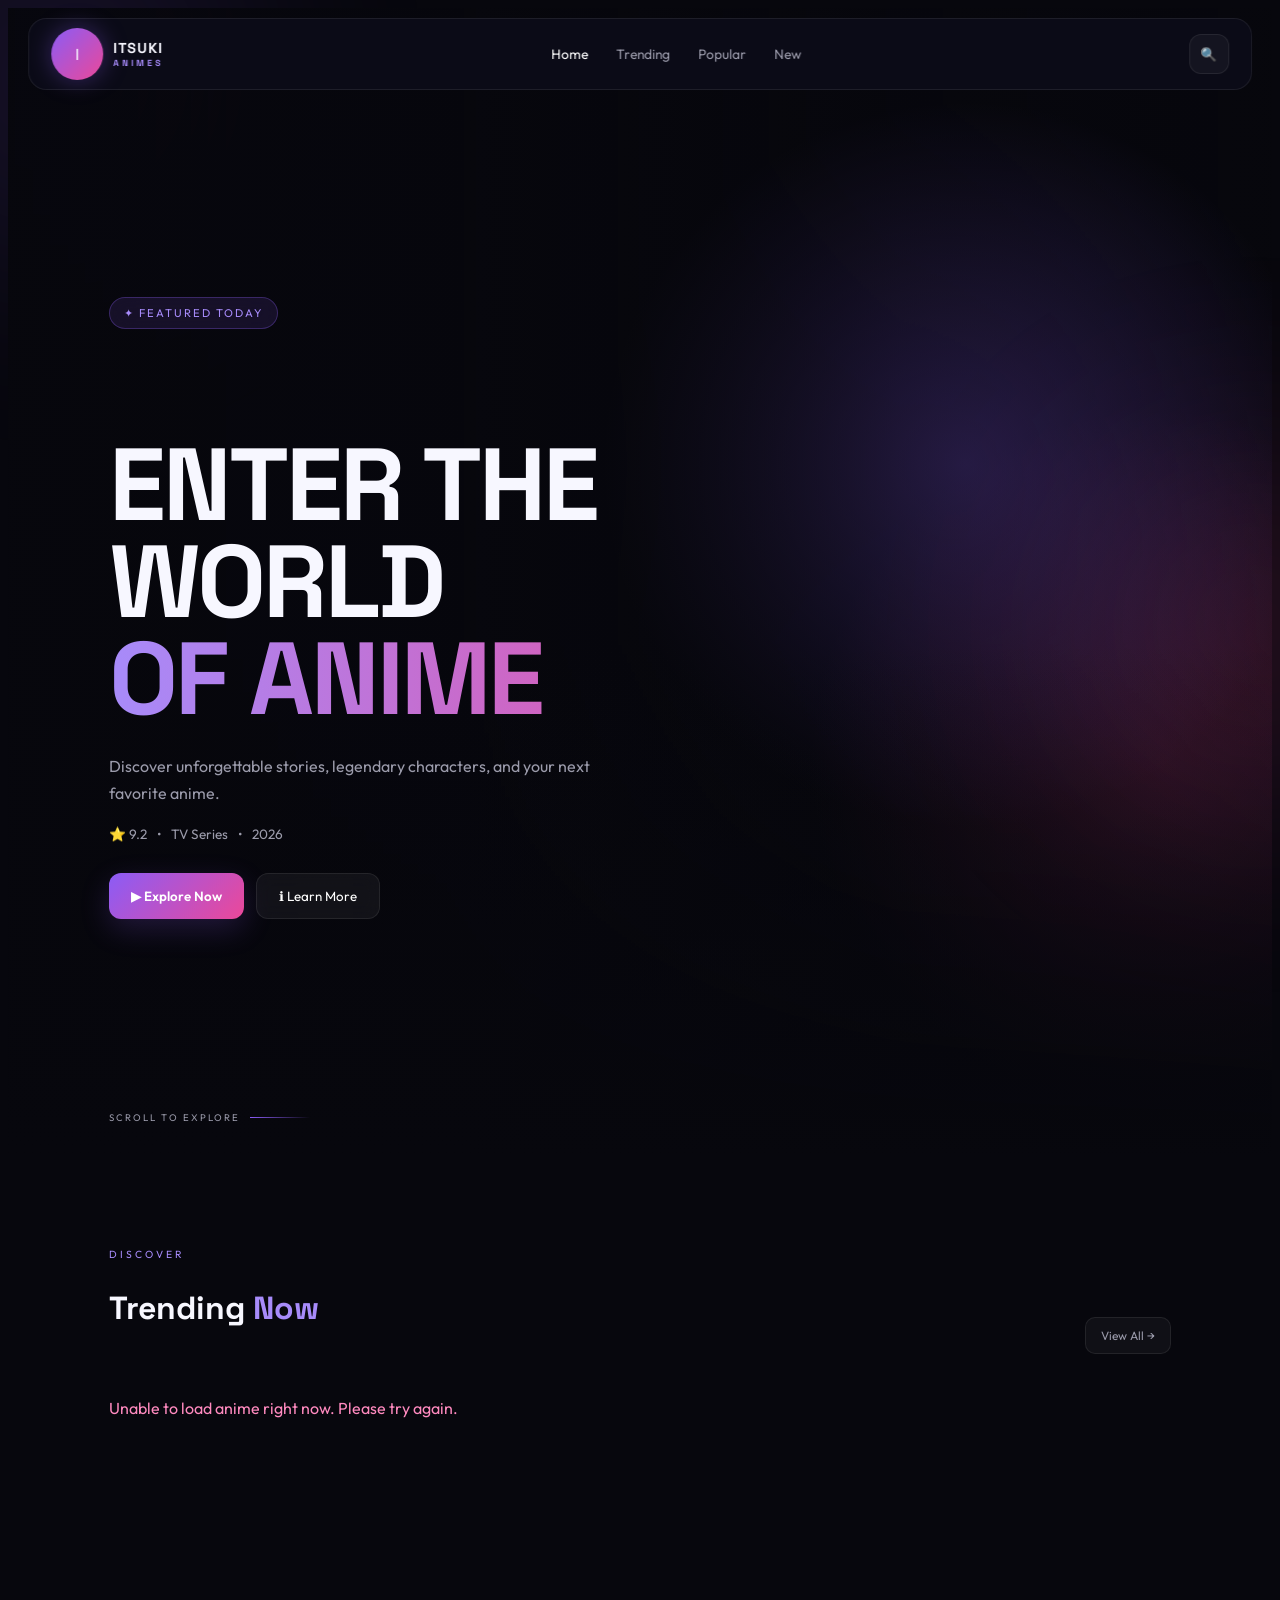
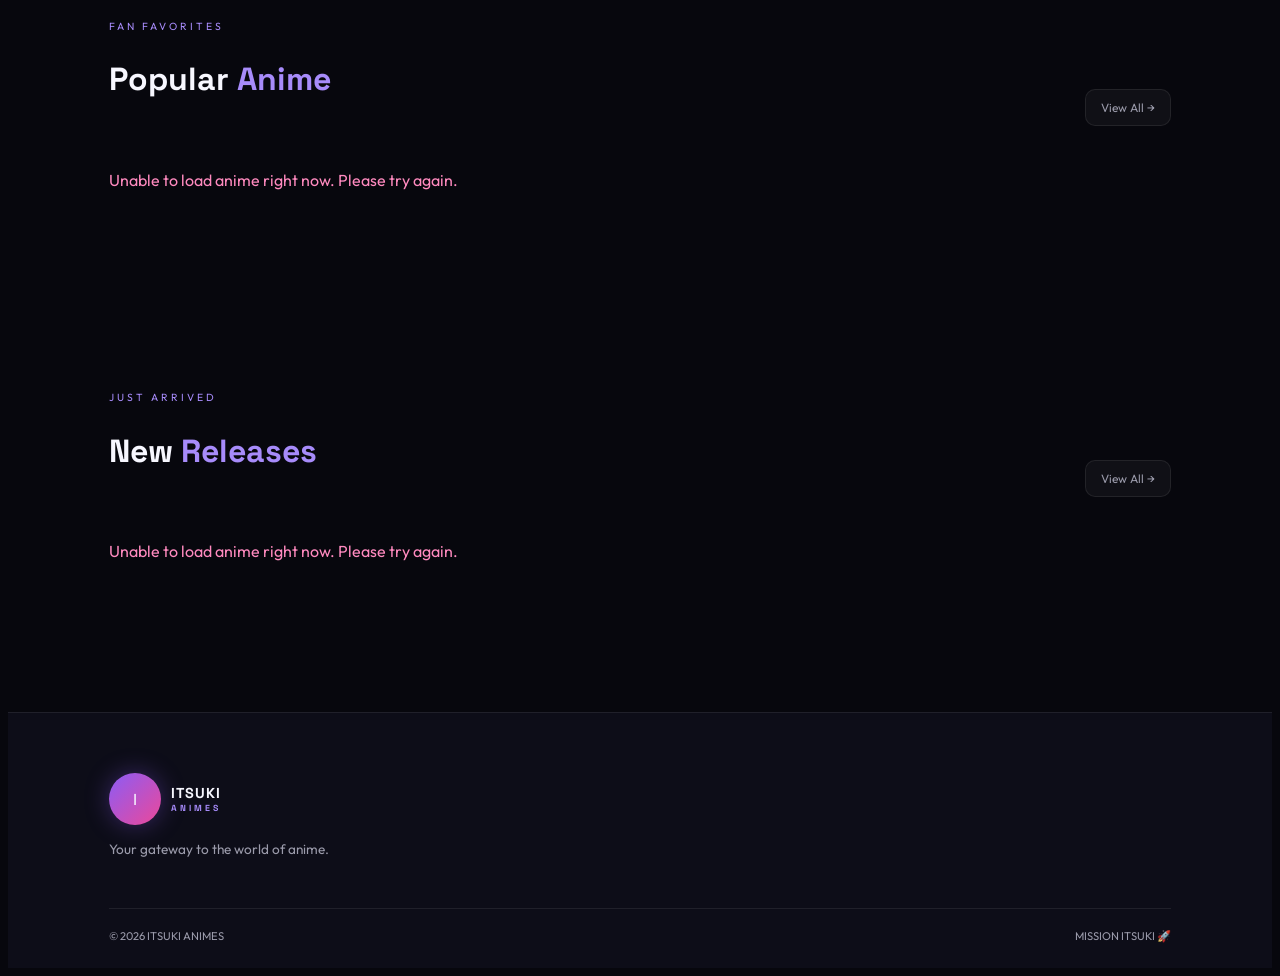
<file: index.html>
<!DOCTYPE html>
<html lang="en">
<head>
  <meta charset="UTF-8">
  <meta name="viewport" content="width=device-width, initial-scale=1.0">

  <title>ITSUKI ANIMES — Discover Anime</title>

  <link rel="stylesheet" href="style.css">

  <link rel="preconnect" href="https://fonts.googleapis.com">
  <link rel="preconnect" href="https://fonts.gstatic.com" crossorigin>

  <link href="https://fonts.googleapis.com/css2?family=Outfit:wght@400;500;600;700;800&family=Space+Grotesk:wght@500;600;700&display=swap" rel="stylesheet">
</head>

<body>

  <div class="bg-glow glow-one"></div>
  <div class="bg-glow glow-two"></div>


  <!-- =========================
       SEARCH OVERLAY
  ========================= -->

  <div class="search-overlay" id="search-overlay">

    <div class="search-container">

      <button
        class="close-search"
        id="close-search"
        type="button"
        aria-label="Close Search"
      >
        ✕
      </button>

      <p class="section-tag">
        FIND YOUR NEXT FAVORITE
      </p>

      <h2>
        Search <span>Anime</span>
      </h2>


      <!-- =========================
           SEARCH BOX
      ========================= -->

      <div class="search-box">

        <input
          type="text"
          id="search-input"
          placeholder="Search your favorite anime..."
          autocomplete="off"
        >

        <button
          id="search-btn"
          type="button"
          aria-label="Search"
        >
          🔍
        </button>

      </div>


      <!-- =========================
           ADVANCED SEARCH FILTERS
      ========================= -->

      <div class="search-filters">


        <!-- GENRE -->

        <div class="filter-group">

          <label for="genre-filter">
            Genre
          </label>

          <select id="genre-filter">

            <option value="all">
              All Genres
            </option>

            <option value="action">
              Action
            </option>

            <option value="adventure">
              Adventure
            </option>

            <option value="comedy">
              Comedy
            </option>

            <option value="drama">
              Drama
            </option>

            <option value="fantasy">
              Fantasy
            </option>

            <option value="horror">
              Horror
            </option>

            <option value="romance">
              Romance
            </option>

            <option value="school">
              School
            </option>

            <option value="sci-fi">
              Sci-Fi
            </option>

            <option value="sports">
              Sports
            </option>

            <option value="supernatural">
              Supernatural
            </option>

            <option value="thriller">
              Thriller
            </option>

          </select>

        </div>


        <!-- TYPE -->

        <div class="filter-group">

          <label for="type-filter">
            Type
          </label>

          <select id="type-filter">

            <option value="all">
              All Types
            </option>

            <option value="tv">
              TV
            </option>

            <option value="movie">
              Movie
            </option>

            <option value="ova">
              OVA
            </option>

            <option value="special">
              Special
            </option>

            <option value="ona">
              ONA
            </option>

          </select>

        </div>


        <!-- SCORE -->

        <div class="filter-group">

          <label for="score-filter">
            Minimum Score
          </label>

          <select id="score-filter">

            <option value="0">
              Any Score
            </option>

            <option value="7">
              7+
            </option>

            <option value="8">
              8+
            </option>

            <option value="9">
              9+
            </option>

          </select>

        </div>


        <!-- SORT -->

        <div class="filter-group">

          <label for="sort-filter">
            Sort By
          </label>

          <select id="sort-filter">

            <option value="relevance">
              Relevance
            </option>

            <option value="score">
              Highest Score
            </option>

            <option value="newest">
              Newest
            </option>

            <option value="oldest">
              Oldest
            </option>

            <option value="az">
              A → Z
            </option>

            <option value="za">
              Z → A
            </option>

          </select>

        </div>

      </div>


      <!-- =========================
           RESET FILTERS
      ========================= -->

      <button
        class="reset-filters"
        id="reset-filters"
        type="button"
      >
        ↻ Reset Filters
      </button>


      <!-- =========================
           SEARCH STATUS
      ========================= -->

      <div
        class="search-status"
        id="search-status"
      ></div>


      <!-- =========================
           SEARCH RESULTS
      ========================= -->

      <div
        class="search-results"
        id="search-results"
      ></div>


      <!-- =========================
           LOAD MORE
      ========================= -->

      <button
        class="load-more-btn"
        id="load-more-btn"
        type="button"
        hidden
      >
        Load More
      </button>

    </div>

  </div>


  <!-- =========================
       NAVBAR
  ========================= -->

  <header class="navbar">

    <div class="brand">

      <div class="brand-icon">
        I
      </div>

      <div class="brand-name">
        ITSUKI
        <span>ANIMES</span>
      </div>

    </div>


    <nav class="desktop-nav">

      <a href="#" class="active">
        Home
      </a>

      <a href="#trending">
        Trending
      </a>

      <a href="#popular">
        Popular
      </a>

      <a href="#new">
        New
      </a>

    </nav>


    <div class="nav-actions">

      <button
        class="icon-btn"
        id="open-search"
        type="button"
        aria-label="Open Search"
      >
        🔍
      </button>

      <button
        class="menu-btn"
        type="button"
        aria-label="Open Menu"
      >
        ☰
      </button>

    </div>

  </header>


  <!-- =========================
       MOBILE MENU
  ========================= -->

  <div
    class="mobile-menu-overlay"
    id="mobile-menu-overlay"
  ></div>


  <aside
    class="mobile-menu"
    id="mobile-menu"
  >

    <div class="mobile-menu-header">

      <div class="brand">

        <div class="brand-icon">
          I
        </div>

        <div class="brand-name">
          ITSUKI
          <span>ANIMES</span>
        </div>

      </div>


      <button
        class="mobile-menu-close"
        id="mobile-menu-close"
        type="button"
        aria-label="Close Menu"
      >
        ✕
      </button>

    </div>


    <nav class="mobile-nav">

      <a
        href="#"
        class="mobile-nav-link active"
      >
        🏠 <span>Home</span>
      </a>

      <a
        href="#trending"
        class="mobile-nav-link"
      >
        🔥 <span>Trending</span>
      </a>

      <a
        href="#popular"
        class="mobile-nav-link"
      >
        ⭐ <span>Popular</span>
      </a>

      <a
        href="#new"
        class="mobile-nav-link"
      >
        🆕 <span>New Releases</span>
      </a>

      <a
        href="my-list.html"
        class="mobile-nav-link"
      >
        ❤️ <span>My List</span>
      </a>

    </nav>


    <div class="mobile-menu-divider"></div>


    <button
      class="mobile-search-btn"
      id="mobile-search-btn"
      type="button"
    >
      🔍 <span>Search Anime</span>
    </button>


    <div class="mobile-menu-footer">

      <span>
        MISSION ITSUKI
      </span>

      <span>
        🚀
      </span>

    </div>

  </aside>


  <!-- =========================
       MAIN CONTENT
  ========================= -->

  <main>


    <!-- =========================
         HERO
    ========================= -->

    <section class="hero">

      <div
        class="hero-background"
        id="hero-background"
      ></div>

      <div class="hero-gradient"></div>


      <div class="hero-content">

        <div
          class="featured-label"
          id="hero-label"
        >
          ✦ FEATURED TODAY
        </div>


        <h1 id="hero-title">

          ENTER THE WORLD

          <span>
            OF ANIME
          </span>

        </h1>


        <p
          class="hero-text"
          id="hero-text"
        >
          Discover unforgettable stories,
          legendary characters,
          and your next favorite anime.
        </p>


        <div class="hero-meta">

          <span id="hero-score">
            ⭐ 9.2
          </span>

          <span>
            •
          </span>

          <span id="hero-type">
            TV Series
          </span>

          <span>
            •
          </span>

          <span id="hero-year">
            2026
          </span>

        </div>


        <div class="hero-buttons">

          <button
            class="watch-btn"
            id="hero-watch-btn"
            type="button"
          >
            ▶ Explore Now
          </button>


          <button
            class="info-btn"
            id="hero-info-btn"
            type="button"
          >
            ℹ Learn More
          </button>

        </div>

      </div>


      <div class="scroll-indicator">

        <span>
          SCROLL TO EXPLORE
        </span>

        <div class="scroll-line"></div>

      </div>

    </section>


    <!-- =========================
         TRENDING
    ========================= -->

    <section
      class="content-section"
      id="trending"
    >

      <div class="section-top">

        <div>

          <p class="section-tag">
            DISCOVER
          </p>

          <h2>
            Trending <span>Now</span>
          </h2>

        </div>


        <button
          class="view-btn"
          type="button"
          data-category="trending"
        >
          View All →
        </button>

      </div>


      <div
        class="anime-row"
        id="trending-grid"
      >
        <p>
          Loading anime...
        </p>
      </div>

    </section>


    <!-- =========================
         POPULAR
    ========================= -->

    <section
      class="content-section"
      id="popular"
    >

      <div class="section-top">

        <div>

          <p class="section-tag">
            FAN FAVORITES
          </p>

          <h2>
            Popular <span>Anime</span>
          </h2>

        </div>


        <button
          class="view-btn"
          type="button"
          data-category="popular"
        >
          View All →
        </button>

      </div>


      <div
        class="anime-row"
        id="popular-grid"
      >
        <p>
          Loading anime...
        </p>
      </div>

    </section>


    <!-- =========================
         NEW RELEASES
    ========================= -->

    <section
      class="content-section"
      id="new"
    >

      <div class="section-top">

        <div>

          <p class="section-tag">
            JUST ARRIVED
          </p>

          <h2>
            New <span>Releases</span>
          </h2>

        </div>


        <button
          class="view-btn"
          type="button"
          data-category="new"
        >
          View All →
        </button>

      </div>


      <div
        class="anime-row"
        id="new-grid"
      >
        <p>
          Loading anime...
        </p>
      </div>

    </section>

  </main>


  <!-- =========================
       FOOTER
  ========================= -->

  <footer class="footer">

    <div class="footer-brand">

      <div class="brand">

        <div class="brand-icon">
          I
        </div>

        <div class="brand-name">
          ITSUKI
          <span>ANIMES</span>
        </div>

      </div>


      <p>
        Your gateway to the world of anime.
      </p>

    </div>


    <div class="footer-bottom">

      <span>
        © 2026 ITSUKI ANIMES
      </span>

      <span>
        MISSION ITSUKI 🚀
      </span>

    </div>

  </footer>


  <!-- =========================
       JAVASCRIPT
  ========================= -->

  <script src="script.js"></script>

</body>
</html>
</file>
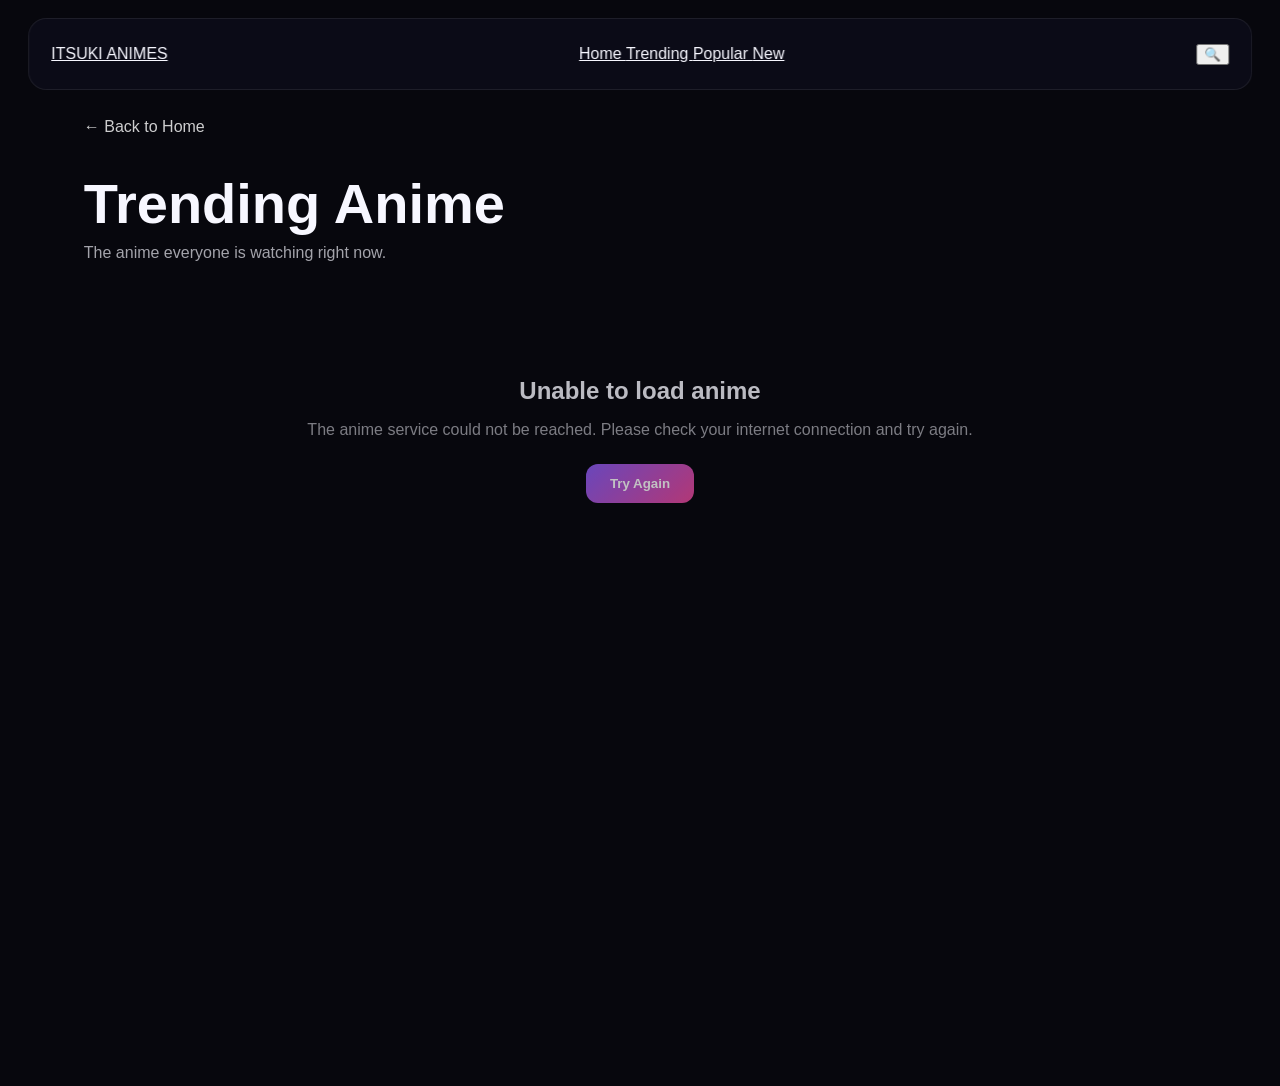
<file: anime-list.html>
<!DOCTYPE html>
<html lang="en">

<head>
  <meta charset="UTF-8">

  <meta
    name="viewport"
    content="width=device-width, initial-scale=1.0"
  >

  <title>Anime Collection — ITSUKI ANIMES</title>

  <link rel="stylesheet" href="./style.css">

  <style>
    /* =========================
       COLLECTION PAGE
    ========================= */

    .collection-page {
      min-height: 100vh;
      padding: 110px 6% 60px;
    }

    .collection-top {
      display: flex;
      align-items: center;
      justify-content: space-between;
      gap: 20px;
      margin-bottom: 35px;
    }

    .collection-back {
      display: inline-flex;
      align-items: center;
      gap: 8px;
      text-decoration: none;
      color: #fff;
      opacity: .8;
      transition: .3s;
    }

    .collection-back:hover {
      opacity: 1;
      transform: translateX(-4px);
    }

    .collection-heading {
      margin-bottom: 20px;
    }

    .collection-heading h1 {
      margin: 0;
      font-size: clamp(2rem, 5vw, 3.5rem);
    }

    .collection-heading p {
      margin-top: 8px;
      opacity: .65;
    }

    /* =========================
       STATUS
    ========================= */

    #collection-status {
      text-align: center;
      padding: 45px 20px;
      opacity: .75;
    }

    .collection-error {
      text-align: center;
      padding: 30px 20px;
    }

    .collection-error h2 {
      margin-bottom: 10px;
    }

    .collection-error p {
      opacity: .65;
      margin-bottom: 25px;
    }

    /* =========================
       RETRY BUTTON
    ========================= */

    .retry-btn {
      border: none;
      cursor: pointer;
      padding: 12px 24px;
      border-radius: 12px;
      color: white;
      background: linear-gradient(
        135deg,
        #8b5cf6,
        #ec4899
      );
      font-weight: 600;
      transition: .3s;
    }

    .retry-btn:hover {
      transform: translateY(-2px);
    }

    /* =========================
       LOAD MORE
    ========================= */

    #load-more-wrapper {
      display: flex;
      justify-content: center;
      margin-top: 45px;
    }

    #load-more-btn {
      border: 1px solid rgba(255,255,255,.15);
      background: rgba(255,255,255,.06);
      color: white;
      padding: 13px 30px;
      border-radius: 12px;
      cursor: pointer;
      font-weight: 600;
      transition: .3s;
    }

    #load-more-btn:hover {
      background: rgba(255,255,255,.12);
      transform: translateY(-2px);
    }

    #load-more-btn:disabled {
      opacity: .5;
      cursor: not-allowed;
      transform: none;
    }

    /* =========================
       MOBILE
    ========================= */

    @media (max-width: 700px) {

      .collection-page {
        padding: 95px 5% 45px;
      }

      .collection-top {
        align-items: flex-start;
        flex-direction: column;
      }

    }
  </style>
</head>


<body>

  <!-- =========================
       NAVBAR
  ========================= -->

  <nav class="navbar">

    <a
      href="./index.html"
      class="logo"
    >
      ITSUKI ANIMES
    </a>


    <div class="nav-links">

      <a href="./index.html">
        Home
      </a>

      <a href="./index.html#trending">
        Trending
      </a>

      <a href="./index.html#popular">
        Popular
      </a>

      <a href="./index.html#new">
        New
      </a>

    </div>


    <div class="nav-actions">

      <button
        class="search-btn"
        id="search-btn"
        aria-label="Search"
      >
        🔍
      </button>


      <button
        class="menu-btn"
        id="menu-btn"
        aria-label="Menu"
      >
        ☰
      </button>

    </div>

  </nav>


  <!-- =========================
       MOBILE MENU
  ========================= -->

  <div
    class="mobile-menu"
    id="mobile-menu"
  >

    <a href="./index.html">
      Home
    </a>

    <a href="./index.html#trending">
      Trending
    </a>

    <a href="./index.html#popular">
      Popular
    </a>

    <a href="./index.html#new">
      New Releases
    </a>

    <a href="./index.html">
      Search Anime
    </a>

  </div>


  <!-- =========================
       COLLECTION PAGE
  ========================= -->

  <main class="collection-page">


    <!-- BACK BUTTON -->

    <div class="collection-top">

      <a
        href="./index.html"
        class="collection-back"
      >
        ← Back to Home
      </a>

    </div>


    <!-- HEADING -->

    <div class="collection-heading">

      <h1 id="collection-title">
        Anime Collection
      </h1>

      <p id="collection-subtitle">
        Discover your next favorite anime.
      </p>

    </div>


    <!-- STATUS -->

    <div id="collection-status">
      Loading anime...
    </div>


    <!-- ANIME GRID -->

    <div
      class="anime-grid"
      id="collection-grid"
    ></div>


    <!-- LOAD MORE -->

    <div
      id="load-more-wrapper"
      style="display:none;"
    >

      <button
        id="load-more-btn"
      >
        Load More
      </button>

    </div>

  </main>


  <!-- =========================
       MAIN SCRIPT
  ========================= -->

  <script src="./script.js"></script>


  <!-- =========================
       COLLECTION SCRIPT
  ========================= -->

  <script>

    /* =========================
       ANILIST API
       IMPORTANT:
       Different name from script.js
       to avoid duplicate const error.
    ========================= */

    const COLLECTION_ANILIST_API =
      "https://graphql.anilist.co";


    /* =========================
       STATE
    ========================= */

    let currentPage = 1;

    let currentType = "trending";

    let hasNextPage = true;

    let isLoading = false;


    /* =========================
       GET URL TYPE
    ========================= */

    const params =
      new URLSearchParams(
        window.location.search
      );


    const type =
      params.get("type");


    if (
      type === "popular" ||
      type === "new"
    ) {

      currentType = type;

    }


    /* =========================
       PAGE TITLES
    ========================= */

    const titles = {

      trending: {

        title:
          "Trending Anime",

        subtitle:
          "The anime everyone is watching right now."

      },


      popular: {

        title:
          "Popular Anime",

        subtitle:
          "Discover the most popular anime."

      },


      new: {

        title:
          "New Releases",

        subtitle:
          "Explore the latest anime releases."

      }

    };


    document.getElementById(
      "collection-title"
    ).textContent =
      titles[currentType].title;


    document.getElementById(
      "collection-subtitle"
    ).textContent =
      titles[currentType].subtitle;


    /* =========================
       GRAPHQL QUERY
    ========================= */

    const COLLECTION_QUERY = `

      query (
        $page: Int
        $perPage: Int
        $sort: [MediaSort]
      ) {

        Page(
          page: $page
          perPage: $perPage
        ) {

          pageInfo {

            currentPage

            hasNextPage

            lastPage

          }


          media(

            type: ANIME

            isAdult: false

            sort: $sort

          ) {


            id


            title {

              romaji

              english

              native

            }


            coverImage {

              extraLarge

              large

              medium

            }


            bannerImage


            description


            episodes


            averageScore


            season


            seasonYear


            startDate {

              year

              month

              day

            }


            genres


            format

          }

        }

      }

    `;


    /* =========================
       GET SORT
    ========================= */

    function getSort() {

      if (
        currentType ===
        "popular"
      ) {

        return [
          "POPULARITY_DESC"
        ];

      }


      if (
        currentType ===
        "new"
      ) {

        return [
          "START_DATE_DESC"
        ];

      }


      return [
        "TRENDING_DESC"
      ];

    }


    /* =========================
       FETCH ANILIST
    ========================= */

    async function fetchAnime(
      page
    ) {

      const controller =
        new AbortController();


      const timeout =
        setTimeout(
          () => {

            controller.abort();

          },
          15000
        );


      try {

        const response =
          await fetch(
            COLLECTION_ANILIST_API,
            {

              method:
                "POST",


              headers: {

                "Content-Type":
                  "application/json",

                "Accept":
                  "application/json"

              },


              body:
                JSON.stringify({

                  query:
                    COLLECTION_QUERY,

                  variables: {

                    page:
                      page,

                    perPage:
                      24,

                    sort:
                      getSort()

                  }

                }),


              signal:
                controller.signal

            }
          );


        if (
          !response.ok
        ) {

          throw new Error(
            "AniList server error: " +
            response.status
          );

        }


        const data =
          await response.json();


        if (
          data.errors &&
          data.errors.length
        ) {

          throw new Error(
            data.errors[0].message ||
            "AniList API error"
          );

        }


        if (
          !data.data ||
          !data.data.Page
        ) {

          throw new Error(
            "Invalid AniList response"
          );

        }


        return data.data.Page;

      }


      finally {

        clearTimeout(
          timeout
        );

      }

    }


    /* =========================
       NORMALIZE ANIME
    ========================= */

    function normalizeCollectionAnime(
      anime
    ) {

      return {

        mal_id:
          anime.id,

        id:
          anime.id,


        title:
          anime.title?.english ||
          anime.title?.romaji ||
          anime.title?.native ||
          "Unknown Anime",


        title_english:
          anime.title?.english ||
          anime.title?.romaji ||
          "Unknown Anime",


        images: {

          jpg: {

            large_image_url:

              anime.coverImage?.extraLarge ||

              anime.coverImage?.large ||

              anime.coverImage?.medium ||

              ""

          }

        },


        score:

          anime.averageScore
            ? anime.averageScore / 10
            : null,


        episodes:
          anime.episodes || null,


        year:

          anime.seasonYear ||

          anime.startDate?.year ||

          null,


        synopsis:

          anime.description

            ? anime.description
                .replace(
                  /<[^>]*>/g,
                  ""
                )

            : "",


        genres:

          (anime.genres || [])
            .map(
              genre => ({

                name:
                  genre

              })
            ),


        trailer: {

          embed_url:
            null

        }

      };

    }


    /* =========================
       FALLBACK CARD
    ========================= */

    function createFallbackCard(
      anime
    ) {

      const card =
        document.createElement(
          "div"
        );


      card.className =
        "anime-card";


      const image =
        anime.images?.jpg
          ?.large_image_url ||
        "";


      card.innerHTML = `

        <img
          src="${image}"
          alt="${anime.title}"
          loading="lazy"
        >

        <div class="anime-card-content">

          <h3>
            ${anime.title}
          </h3>

          ${
            anime.score
              ? `
                <p>
                  ⭐ ${anime.score.toFixed(1)}
                </p>
              `
              : ""
          }

        </div>

      `;


      card.addEventListener(
        "click",
        () => {

          window.location.href =
            "./anime.html?id=" +
            anime.id;

        }
      );


      return card;

    }


    /* =========================
       LOAD ANIME
    ========================= */

    async function loadAnime(
      page = 1,
      append = false
    ) {

      if (isLoading) {
        return;
      }


      if (
        !hasNextPage &&
        append
      ) {

        return;

      }


      isLoading = true;


      const status =
        document.getElementById(
          "collection-status"
        );


      const grid =
        document.getElementById(
          "collection-grid"
        );


      const loadMore =
        document.getElementById(
          "load-more-btn"
        );


      const wrapper =
        document.getElementById(
          "load-more-wrapper"
        );


      /* =========================
         LOADING STATE
      ========================= */

      if (!append) {

        status.style.display =
          "block";

        status.textContent =
          "Loading anime...";

      }


      if (append) {

        loadMore.disabled =
          true;

        loadMore.textContent =
          "Loading...";

      }


      try {

        const result =
          await fetchAnime(
            page
          );


        const animeList =
          result.media || [];


        /* =========================
           EMPTY RESULT
        ========================= */

        if (
          !animeList.length
        ) {

          if (!append) {

            status.textContent =
              "No anime found.";

          }


          hasNextPage =
            false;


          wrapper.style.display =
            "none";


          return;

        }


        /* =========================
           ADD CARDS
        ========================= */

        animeList.forEach(
          anime => {

            const normalized =
              normalizeCollectionAnime(
                anime
              );


            let cardHTML = null;


            /*
              Use existing card design
              from script.js if available.
            */

            if (
              typeof createAnimeCard ===
              "function"
            ) {

              try {

                cardHTML =
                  createAnimeCard(
                    normalized
                  );

              }

              catch (error) {

                console.warn(
                  "createAnimeCard failed:",
                  error
                );

              }

            }


            if (
              typeof cardHTML ===
              "string" &&
              cardHTML.trim()
            ) {

              grid.insertAdjacentHTML(
                "beforeend",
                cardHTML
              );

            }

            else {

              grid.appendChild(
                createFallbackCard(
                  normalized
                )
              );

            }

          }
        );


        /* =========================
           PAGE INFO
        ========================= */

        hasNextPage =
          Boolean(
            result.pageInfo &&
            result.pageInfo.hasNextPage
          );


        currentPage =
          result.pageInfo?.currentPage ||
          page;


        /* =========================
           HIDE STATUS
        ========================= */

        status.style.display =
          "none";


        /* =========================
           LOAD MORE
        ========================= */

        if (
          hasNextPage
        ) {

          wrapper.style.display =
            "flex";

          loadMore.style.display =
            "block";

          loadMore.disabled =
            false;

          loadMore.textContent =
            "Load More";

        }

        else {

          wrapper.style.display =
            "none";

        }

      }


      catch (error) {

        console.error(
          "ITSUKI collection error:",
          error
        );


        /* =========================
           ERROR MESSAGE
        ========================= */

        status.style.display =
          "block";


        status.innerHTML = `

          <div
            class="collection-error"
          >

            <h2>
              Unable to load anime
            </h2>

            <p>
              The anime service could not
              be reached. Please check your
              internet connection and try again.
            </p>

            <button
              class="retry-btn"
              id="retry-btn"
            >
              Try Again
            </button>

          </div>

        `;


        wrapper.style.display =
          "none";


        const retryBtn =
          document.getElementById(
            "retry-btn"
          );


        if (retryBtn) {

          retryBtn.addEventListener(
            "click",
            () => {

              currentPage =
                1;

              hasNextPage =
                true;

              grid.innerHTML =
                "";

              loadAnime(
                1,
                false
              );

            }
          );

        }

      }


      finally {

        isLoading =
          false;

      }

    }


    /* =========================
       LOAD MORE BUTTON
    ========================= */

    document
      .getElementById(
        "load-more-btn"
      )
      .addEventListener(
        "click",
        () => {

          if (
            hasNextPage &&
            !isLoading
          ) {

            loadAnime(
              currentPage + 1,
              true
            );

          }

        }
      );


    /* =========================
       MOBILE MENU
    ========================= */

    const collectionMenuBtn =
      document.getElementById(
        "menu-btn"
      );


    const collectionMobileMenu =
      document.getElementById(
        "mobile-menu"
      );


    if (
      collectionMenuBtn &&
      collectionMobileMenu
    ) {

      collectionMenuBtn.addEventListener(
        "click",
        () => {

          collectionMobileMenu
            .classList
            .toggle(
              "active"
            );

        }
      );

    }


    /* =========================
       MOBILE MENU LINKS
    ========================= */

    if (
      collectionMobileMenu
    ) {

      collectionMobileMenu
        .querySelectorAll("a")
        .forEach(
          link => {

            link.addEventListener(
              "click",
              () => {

                collectionMobileMenu
                  .classList
                  .remove(
                    "active"
                  );

              }
            );

          }
        );

    }


    /* =========================
       START COLLECTION
    ========================= */

    loadAnime(
      1,
      false
    );

  </script>

</body>

</html>
</file>
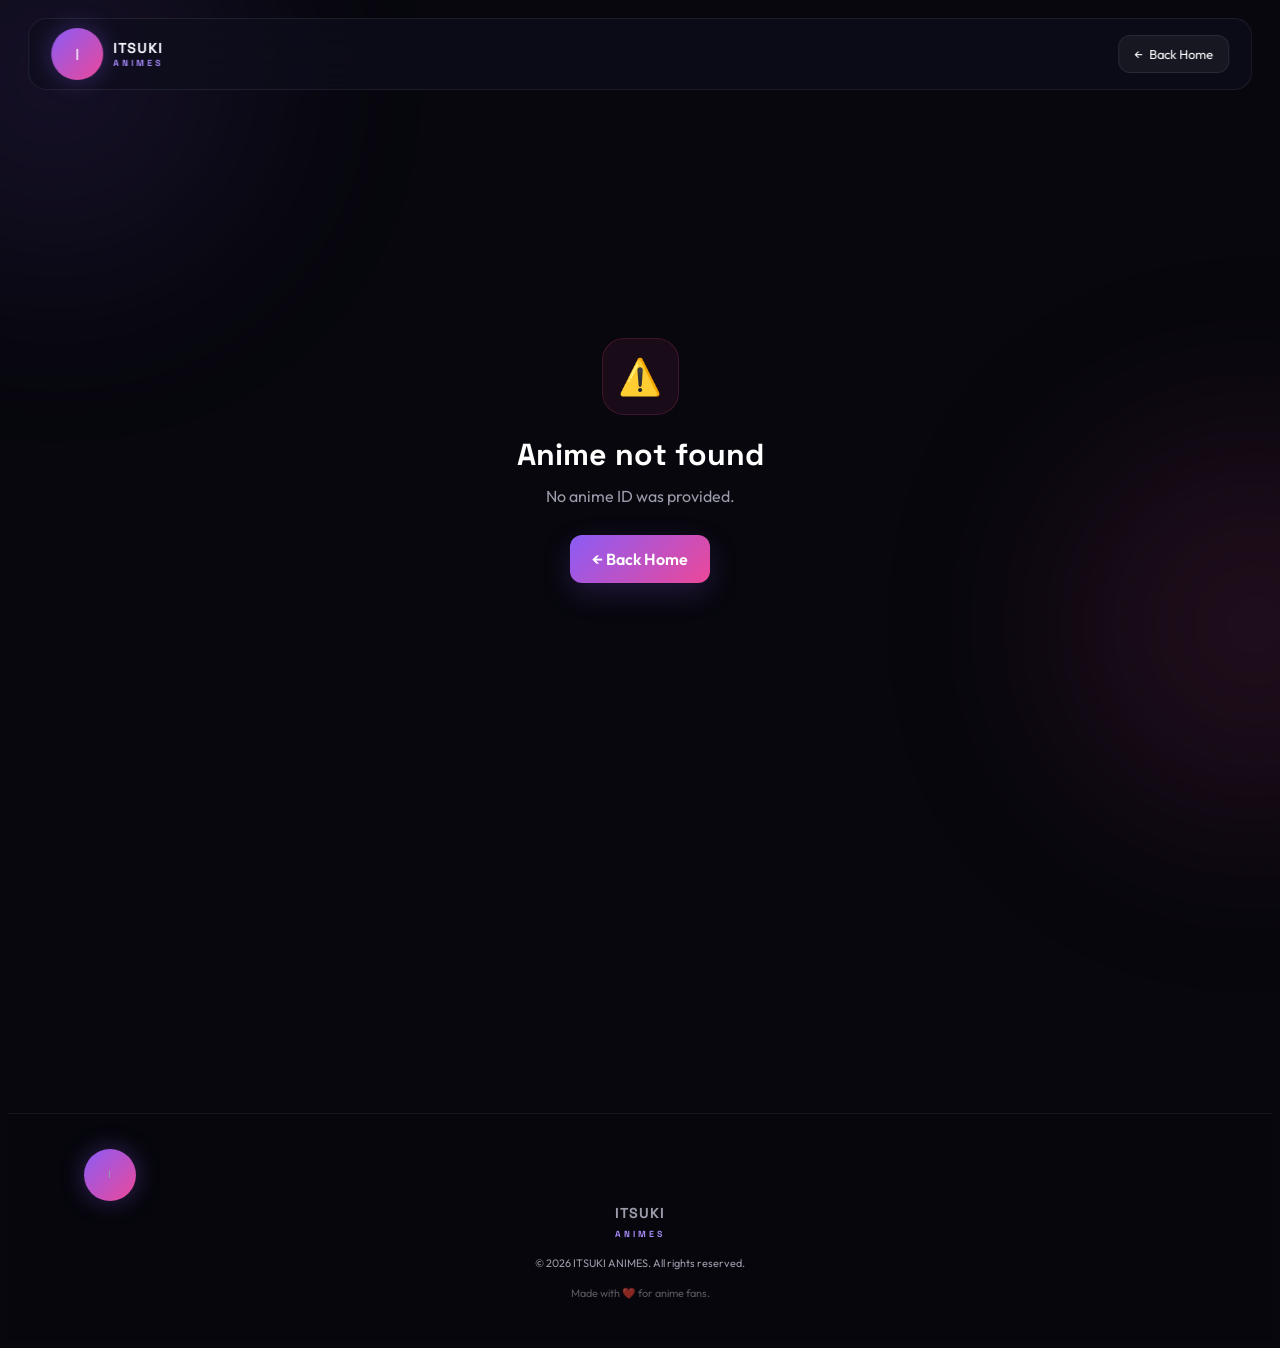
<file: anime.html>
<!DOCTYPE html>
<html lang="en">

<head>
  <meta charset="UTF-8">

  <meta
    name="viewport"
    content="width=device-width, initial-scale=1.0"
  >

  <meta
    name="description"
    content="Discover anime details, ratings, episodes, genres and trailers on ITSUKI ANIMES."
  >

  <meta
    name="theme-color"
    content="#07070d"
  >

  <title>Anime Details — ITSUKI ANIMES</title>

  <!-- =========================
       MAIN CSS
  ========================= -->

  <link
    rel="stylesheet"
    href="style.css"
  >


  <!-- =========================
       GOOGLE FONTS
  ========================= -->

  <link rel="preconnect" href="https://fonts.googleapis.com">

  <link
    rel="preconnect"
    href="https://fonts.gstatic.com"
    crossorigin
  >

  <link
    href="https://fonts.googleapis.com/css2?family=Outfit:wght@400;500;600;700;800&family=Space+Grotesk:wght@500;600;700&display=swap"
    rel="stylesheet"
  >

</head>


<body>

  <!-- =========================
       BACKGROUND EFFECTS
  ========================= -->

  <div
    class="bg-glow glow-one"
    aria-hidden="true"
  ></div>

  <div
    class="bg-glow glow-two"
    aria-hidden="true"
  ></div>


  <!-- =========================
       NAVBAR
  ========================= -->

  <header class="navbar">

    <!-- BRAND -->

    <a
      href="index.html"
      class="brand"
      aria-label="ITSUKI ANIMES Home"
    >

      <div
        class="brand-icon"
        aria-hidden="true"
      >
        I
      </div>

      <div class="brand-name">
        ITSUKI
        <span>ANIMES</span>
      </div>

    </a>


    <!-- NAV ACTIONS -->

    <nav
      class="details-nav"
      aria-label="Anime navigation"
    >

      <a
        href="index.html"
        class="back-btn"
        aria-label="Back to home"
      >

        <span aria-hidden="true">
          ←
        </span>

        <span>
          Back Home
        </span>

      </a>

    </nav>

  </header>


  <!-- =========================
       MAIN CONTENT
  ========================= -->

  <main class="details-page">

    <!-- =========================
         ANIME DETAILS ENGINE
    ========================= -->

    <section
      id="anime-details"
      class="anime-details-container"
      aria-live="polite"
      aria-busy="true"
    >

      <!-- =========================
           LOADING STATE
      ========================= -->

      <div class="details-loading">

        <div
          class="details-loading-spinner"
          aria-hidden="true"
        ></div>

        <p>
          Loading anime details...
        </p>

        <span>
          Please wait
        </span>

      </div>

    </section>


    <!-- =========================
         WATCH EXPERIENCE
         
         This container is kept
         ready for the Phase 3
         episode/watch system.
    ========================= -->

    <section
      id="watch-section"
      class="watch-section"
      hidden
      aria-label="Anime watch section"
    >

      <div class="watch-header">

        <div>
          <span class="section-kicker">
            WATCH
          </span>

          <h2>
            Watch Anime
          </h2>
        </div>

      </div>


      <!-- PLAYER -->

      <div
        id="anime-player"
        class="anime-player"
      >

        <div class="player-placeholder">

          <div
            class="player-icon"
            aria-hidden="true"
          >
            ▶
          </div>

          <p>
            Select an episode to start watching.
          </p>

        </div>

      </div>


      <!-- EPISODES -->

      <div
        id="episodes-section"
        class="episodes-section"
      >

        <div class="episodes-header">

          <div>
            <span class="section-kicker">
              EPISODES
            </span>

            <h2>
              Episodes
            </h2>
          </div>

        </div>


        <div
          id="episodes-list"
          class="episodes-list"
          aria-live="polite"
        >

          <!-- Episodes will be inserted by anime.js -->

        </div>

      </div>

    </section>

  </main>


  <!-- =========================
       FOOTER
  ========================= -->

  <footer class="details-footer">

    <div class="footer-brand">

      <div
        class="brand-icon"
        aria-hidden="true"
      >
        I
      </div>

      <div class="brand-name">
        ITSUKI
        <span>ANIMES</span>
      </div>

    </div>


    <p>
      © 2026 ITSUKI ANIMES. All rights reserved.
    </p>

    <p>
      Made with ❤️ for anime fans.
    </p>

  </footer>


  <!-- =========================
       JAVASCRIPT
  ========================= -->

  <script
    src="anime.js"
    defer
  ></script>

</body>

</html>
</file>
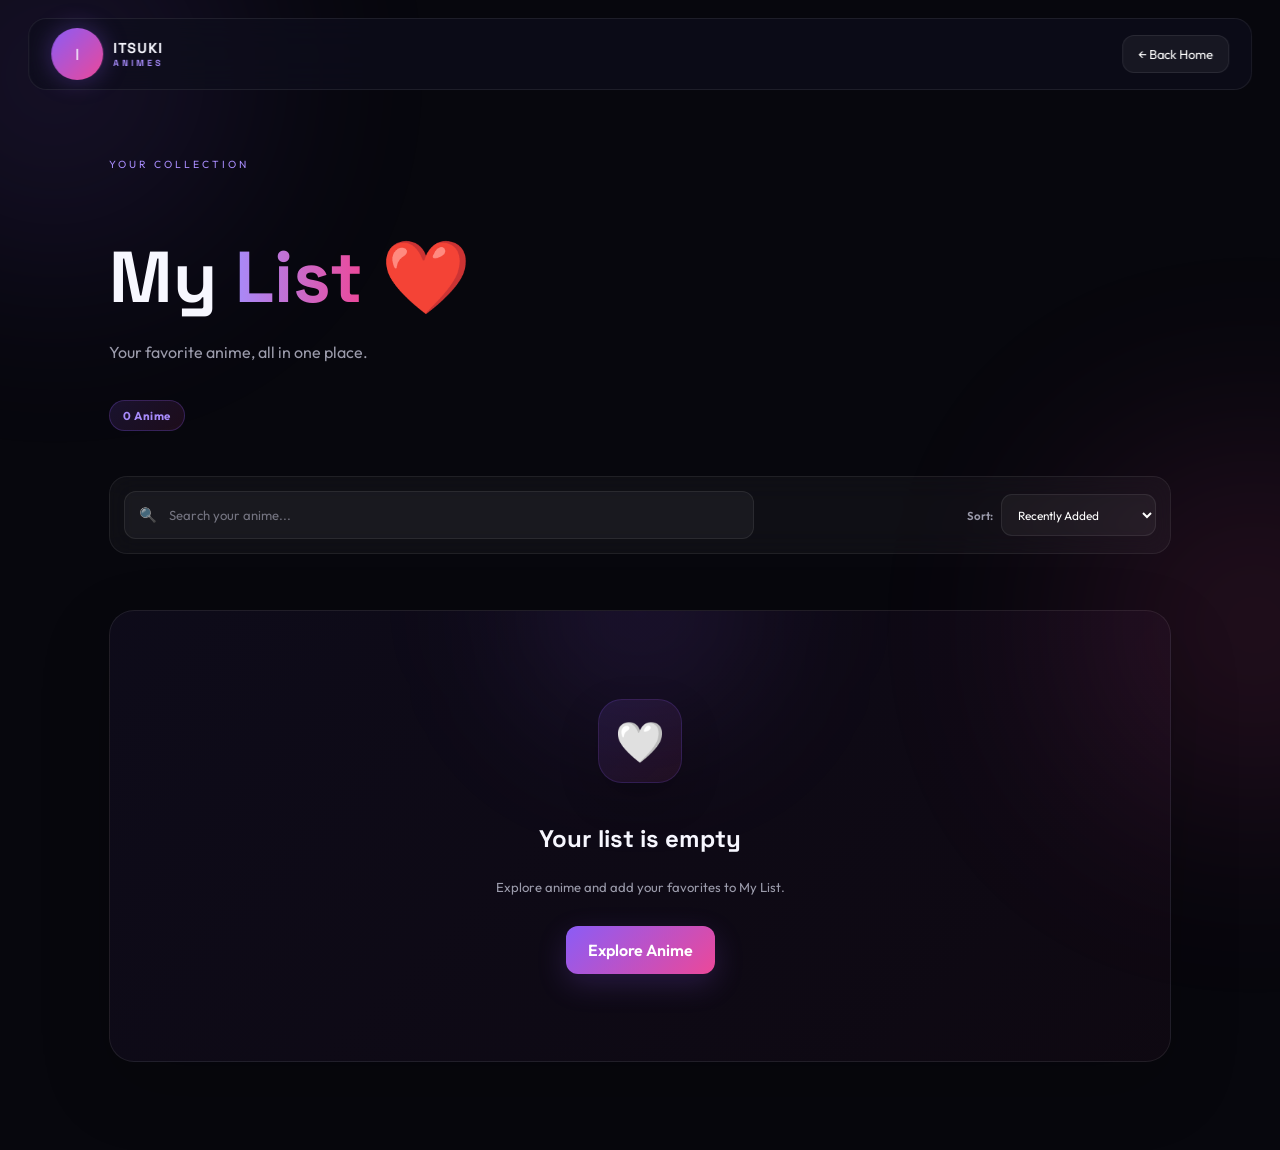
<file: my-list.html>
<!DOCTYPE html>
<html lang="en">

<head>

  <meta charset="UTF-8">

  <meta
    name="viewport"
    content="width=device-width, initial-scale=1.0"
  >

  <title>My List — ITSUKI ANIMES</title>

  <link
    rel="stylesheet"
    href="style.css"
  >

  <link
    rel="preconnect"
    href="https://fonts.googleapis.com"
  >

  <link
    rel="preconnect"
    href="https://fonts.googleapis.com"
    crossorigin
  >

  <link
    href="https://fonts.googleapis.com/css2?family=Outfit:wght@400;500;600;700;800&family=Space+Grotesk:wght@500;600;700&display=swap"
    rel="stylesheet"
  >

</head>


<body>

  <!-- =====================================================
       BACKGROUND
  ====================================================== -->

  <div class="bg-glow glow-one"></div>

  <div class="bg-glow glow-two"></div>


  <!-- =====================================================
       NAVBAR
  ====================================================== -->

  <header class="navbar">

    <div class="brand">

      <div class="brand-icon">
        I
      </div>

      <div class="brand-name">

        ITSUKI

        <span>
          ANIMES
        </span>

      </div>

    </div>


    <a
      href="index.html"
      class="back-btn"
    >
      ← Back Home
    </a>

  </header>


  <!-- =====================================================
       MY LIST PAGE
  ====================================================== -->

  <main class="mylist-page">


    <!-- ===================================================
         HEADER
    ==================================================== -->

    <section class="mylist-header">

      <p class="section-tag">
        YOUR COLLECTION
      </p>


      <h1>
        My <span>List</span> ❤️
      </h1>


      <p class="mylist-subtitle">
        Your favorite anime, all in one place.
      </p>


      <!-- ITEM COUNT -->

      <div
        id="mylist-count"
        class="mylist-count"
      >
        0 Anime
      </div>

    </section>



    <!-- ===================================================
         CONTROLS
    ==================================================== -->

    <section
      class="mylist-controls"
      aria-label="My List controls"
    >


      <!-- SEARCH -->

      <div class="mylist-search">

        <span class="search-icon">
          🔍
        </span>

        <input
          id="mylist-search"
          type="search"
          placeholder="Search your anime..."
          autocomplete="off"
          aria-label="Search your My List"
        >

      </div>



      <!-- SORT -->

      <div class="mylist-sort">

        <label
          for="mylist-sort-select"
          class="sort-label"
        >
          Sort:
        </label>


        <select
          id="mylist-sort-select"
          aria-label="Sort My List"
        >

          <option value="default">
            Recently Added
          </option>

          <option value="name">
            Name A-Z
          </option>

          <option value="score">
            Highest Score
          </option>

          <option value="year">
            Newest Year
          </option>

        </select>

      </div>

    </section>



    <!-- ===================================================
         RESULT INFO
    ==================================================== -->

    <div
      id="mylist-result-info"
      class="mylist-result-info"
    >
    </div>



    <!-- ===================================================
         ANIME GRID
    ==================================================== -->

    <section
      id="mylist-grid"
      class="mylist-grid"
      aria-live="polite"
    >

      <div class="mylist-loading">

        <div class="loading-spinner"></div>

        <p>
          Loading your collection...
        </p>

      </div>

    </section>


  </main>



  <!-- =====================================================
       SCRIPT
  ====================================================== -->

  <script src="my-list.js"></script>

</body>

</html>
</file>
<file: style.css>
/* =========================================================
MISSION ITSUKI
ITSUKI ANIMES — COMPLETE PREMIUM STYLESHEET
========================================================= */

{
margin: 0;
padding: 0;
box-sizing: border-box;
}


:root {
--bg: #07070d;
--bg-soft: #0d0d18;
--card: rgba(20, 20, 35, 0.78);

--text: #f7f7ff;
--muted: #9b9bab;

--purple: #8b5cf6;
--purple-light: #a78bfa;
--pink: #ec4899;

--border: rgba(255, 255, 255, 0.08);

--glass: rgba(15, 15, 28, 0.72);

--shadow:
0 25px 70px rgba(0, 0, 0, 0.45);
}

html {
scroll-behavior: smooth;
}

body {
font-family: "Outfit", sans-serif;
background: var(--bg);
color: var(--text);
overflow-x: hidden;
}

button,
input,
select {
font-family: inherit;
}

img {
max-width: 100%;
}

a {
color: inherit;
}

/* =========================================================
BACKGROUND GLOWS
========================================================= */

.bg-glow {
position: fixed;

width: 350px;
height: 350px;

border-radius: 50%;

filter: blur(120px);

opacity: 0.15;

z-index: -1;

pointer-events: none;
}

.glow-one {
background: var(--purple);

top: -100px;
left: -120px;
}

.glow-two {
background: var(--pink);

bottom: 100px;
right: -150px;
}

/* =========================================================
SEARCH OVERLAY
========================================================= */

.search-overlay {
position: fixed;

inset: 0;

z-index: 2000;

display: none;

padding: 100px 6% 40px;

background: rgba(7, 7, 13, 0.96);

backdrop-filter: blur(20px);

overflow-y: auto;
}

.search-overlay.active {
display: block;
}

.search-container {
width: 100%;

max-width: 950px;

margin: auto;

position: relative;
}

.search-container h2 {
font-family: "Space Grotesk", sans-serif;

font-size: 2.5rem;

margin-bottom: 25px;
}

.search-container h2 span {
color: var(--purple-light);
}

/* =========================================================
CLOSE SEARCH
========================================================= */

.close-search {
position: fixed;

top: 25px;
right: 6%;

width: 45px;
height: 45px;

border-radius: 14px;

border: 1px solid var(--border);

background: rgba(255, 255, 255, 0.06);

color: white;

font-size: 1.2rem;

cursor: pointer;

transition: 0.25s ease;
}

.close-search:hover {
background: rgba(236, 72, 153, 0.15);

border-color: rgba(236, 72, 153, 0.5);

transform: rotate(90deg);
}

/* =========================================================
SEARCH BOX
========================================================= */

.search-box {
display: flex;

gap: 10px;

padding: 8px;

border: 1px solid var(--border);

border-radius: 16px;

background: rgba(255, 255, 255, 0.05);

margin-bottom: 22px;

transition: 0.3s ease;
}

.search-box:focus-within {
border-color: rgba(139, 92, 246, 0.55);

box-shadow:
0 0 0 3px rgba(139, 92, 246, 0.08),
0 10px 35px rgba(139, 92, 246, 0.08);
}

.search-box input {
flex: 1;

min-width: 0;

padding: 14px;

border: none;

outline: none;

background: transparent;

color: white;

font-size: 1rem;
}

.search-box input::placeholder {
color: var(--muted);
}

.search-box button {
width: 52px;
min-width: 52px;

border: none;

border-radius: 12px;

color: white;

background:
linear-gradient(
135deg,
var(--purple),
var(--pink)
);

cursor: pointer;

font-size: 1rem;

transition: 0.25s ease;
}

.search-box button:hover {
transform: scale(1.04);

box-shadow:
0 8px 25px rgba(139, 92, 246, 0.25);
}

/* =========================================================
ADVANCED SEARCH FILTERS
========================================================= */

.search-filters {
display: grid;

grid-template-columns:
repeat(4, 1fr);

gap: 12px;

margin-bottom: 15px;
}

.filter-group {
min-width: 0;
}

.filter-group label {
display: block;

margin-bottom: 7px;

padding-left: 3px;

color: var(--muted);

font-size: 0.68rem;

letter-spacing: 1px;

text-transform: uppercase;
}

.filter-group select {
width: 100%;

height: 45px;

padding: 0 12px;

border-radius: 12px;

border: 1px solid var(--border);

outline: none;

background: rgba(255, 255, 255, 0.045);

color: white;

font-size: 0.78rem;

cursor: pointer;

transition: 0.25s ease;
}

.filter-group select:hover {
border-color: rgba(139, 92, 246, 0.4);

background: rgba(139, 92, 246, 0.07);
}

.filter-group select:focus {
border-color: var(--purple);

box-shadow:
0 0 0 3px rgba(139, 92, 246, 0.08);
}

.filter-group select option {
background: #11111d;
color: white;
}

/* =========================================================
RESET FILTERS
========================================================= */

.reset-filters {
padding: 9px 14px;

margin-bottom: 25px;

border-radius: 10px;

border: 1px solid var(--border);

background: rgba(255, 255, 255, 0.035);

color: var(--muted);

font-size: 0.72rem;

cursor: pointer;

transition: 0.25s ease;
}

.reset-filters:hover {
color: white;

border-color: rgba(236, 72, 153, 0.45);

background: rgba(236, 72, 153, 0.08);

transform: translateY(-2px);
}

/* =========================================================
SEARCH STATUS
========================================================= */

.search-status {
min-height: 22px;

margin-bottom: 14px;

color: var(--muted);

font-size: 0.78rem;
}

/* =========================================================
SEARCH RESULTS
========================================================= */

.search-results {
display: grid;

grid-template-columns:
repeat(auto-fill, minmax(150px, 1fr));

gap: 18px;
}

.search-results .anime-card {
min-width: 0;
width: 100%;
}

.search-results .anime-card:hover {
transform:
translateY(-7px)
scale(1.01);
}

/* =========================================================
LOAD MORE
========================================================= */

.load-more-btn {
display: block;

margin: 30px auto 10px;

padding: 12px 24px;

border: 1px solid rgba(139, 92, 246, 0.35);

border-radius: 12px;

background:
linear-gradient(
135deg,
rgba(139, 92, 246, 0.15),
rgba(236, 72, 153, 0.10)
);

color: white;

font-weight: 600;

font-size: 0.8rem;

cursor: pointer;

transition: 0.25s ease;
}

.load-more-btn:hover {
transform: translateY(-2px);

border-color: var(--purple);

box-shadow:
0 10px 30px rgba(139, 92, 246, 0.15);
}

.load-more-btn[hidden] {
display: none;
}

/* =========================================================
NAVBAR
========================================================= */

.navbar {
position: fixed;

top: 0;
left: 50%;

transform: translateX(-50%);

width: 92%;

max-width: 1200px;

height: 70px;

margin-top: 18px;

padding: 0 22px;

display: flex;

align-items: center;

justify-content: space-between;

background: var(--glass);

backdrop-filter: blur(18px);

border: 1px solid var(--border);

border-radius: 18px;

z-index: 1000;
}

/* =========================================================
BRAND
========================================================= */

.brand {
display: flex;

align-items: center;

gap: 10px;

text-decoration: none;
}

.brand-icon {
width: 52px;
height: 52px;

display: flex;

align-items: center;
justify-content: center;

overflow: hidden;

border-radius: 50%;

background:
linear-gradient(
135deg,
var(--purple),
var(--pink)
);

box-shadow:
0 0 25px rgba(139, 92, 246, 0.35);
}

.brand-icon img {
width: 100%;
height: 100%;

object-fit: contain;

display: block;
}

.brand-name {
font-family: "Space Grotesk", sans-serif;

font-weight: 700;

font-size: 0.9rem;

letter-spacing: 1px;
}

.brand-name span {
display: block;

font-size: 0.55rem;

color: var(--purple-light);

letter-spacing: 3px;
}

/* =========================================================
NAVIGATION
========================================================= */

.desktop-nav {
display: flex;

gap: 28px;
}

.desktop-nav a {
text-decoration: none;

color: var(--muted);

font-size: 0.85rem;

transition: 0.2s ease;
}

.desktop-nav a:hover,
.desktop-nav .active {
color: white;
}

.nav-actions {
display: flex;

gap: 8px;
}

.icon-btn,
.menu-btn {
width: 40px;
height: 40px;

border: 1px solid var(--border);

border-radius: 12px;

background: rgba(255, 255, 255, 0.04);

color: white;

cursor: pointer;

transition: 0.25s ease;
}

.icon-btn:hover,
.menu-btn:hover {
border-color: rgba(139, 92, 246, 0.4);

background:
rgba(139, 92, 246, 0.08);
}

.menu-btn {
display: none;

font-size: 1.2rem;
}

/* =========================================================
HERO
========================================================= */

.hero {
min-height: 100vh;

display: flex;

align-items: center;

padding: 150px 8% 100px;

position: relative;

overflow: hidden;
}

.hero-background {
position: absolute;

inset: 0;

background:
radial-gradient(
circle at 75% 40%,
rgba(139, 92, 246, 0.40),
transparent 30%
),
radial-gradient(
circle at 90% 65%,
rgba(236, 72, 153, 0.25),
transparent 25%
);

background-size: cover;

background-position: center;

transition:
background-image 0.6s ease,
opacity 0.6s ease;

transform: scale(1.03);

z-index: 0;
}

.hero-background::after {
content: "";

position: absolute;

inset: 0;

background:
linear-gradient(
90deg,
rgba(7, 7, 13, 0.98) 0%,
rgba(7, 7, 13, 0.88) 35%,
rgba(7, 7, 13, 0.45) 70%,
rgba(7, 7, 13, 0.25) 100%
);

pointer-events: none;
}

.hero-gradient {
position: absolute;

inset: 0;

background:
linear-gradient(
180deg,
transparent 55%,
rgba(7, 7, 13, 0.25) 70%,
var(--bg) 100%
);

z-index: 1;

pointer-events: none;
}

.hero-content {
position: relative;

max-width: 750px;

z-index: 2;
}

.featured-label {
display: inline-block;

padding: 8px 14px;

margin-bottom: 22px;

border-radius: 50px;

background: rgba(139, 92, 246, 0.12);

border: 1px solid rgba(139, 92, 246, 0.3);

color: var(--purple-light);

font-size: 0.7rem;

letter-spacing: 2px;

backdrop-filter: blur(10px);
}

.hero h1 {
font-family: "Space Grotesk", sans-serif;

font-size: clamp(3.5rem, 8vw, 7rem);

line-height: 0.95;

letter-spacing: -3px;

margin-bottom: 25px;

text-transform: uppercase;
}

.hero h1 span {
display: block;

background:
linear-gradient(
90deg,
var(--purple-light),
var(--pink)
);

-webkit-background-clip: text;

background-clip: text;

color: transparent;
}

.hero-text {
max-width: 540px;

color: var(--muted);

line-height: 1.7;

margin-bottom: 18px;
}

.hero-meta {
display: flex;

gap: 10px;

color: var(--muted);

font-size: 0.85rem;

margin-bottom: 30px;
}

/* =========================================================
BUTTONS
========================================================= */

.hero-buttons {
display: flex;

gap: 12px;

flex-wrap: wrap;
}

.watch-btn,
.info-btn,
.view-btn {
font-family: inherit;

cursor: pointer;

transition:
transform 0.3s ease,
box-shadow 0.3s ease,
border-color 0.3s ease;
}

.watch-btn {
display: inline-flex;

align-items: center;

justify-content: center;

border: none;

padding: 14px 22px;

border-radius: 12px;

color: white;

font-weight: 600;

text-decoration: none;

background:
linear-gradient(
135deg,
var(--purple),
var(--pink)
);

box-shadow:
0 10px 30px rgba(139, 92, 246, 0.20);
}

.watch-btn:hover {
transform: translateY(-3px);

box-shadow:
0 15px 35px rgba(139, 92, 246, 0.35);
}

.info-btn {
padding: 14px 22px;

border-radius: 12px;

background:
rgba(255, 255, 255, 0.05);

border: 1px solid var(--border);

color: white;

backdrop-filter: blur(10px);
}

.info-btn:hover {
transform: translateY(-3px);

border-color:
rgba(139, 92, 246, 0.45);

background:
rgba(255, 255, 255, 0.08);
}

/* =========================================================
SCROLL INDICATOR
========================================================= */

.scroll-indicator {
position: absolute;

bottom: 35px;
left: 8%;

display: flex;

align-items: center;

gap: 10px;

color: var(--muted);

font-size: 0.6rem;

letter-spacing: 2px;

z-index: 3;
}

.scroll-line {
width: 60px;
height: 1px;

background:
linear-gradient(
90deg,
var(--purple),
transparent
);
}

/* =========================================================
CONTENT SECTIONS
========================================================= */

.content-section {
padding: 80px 8%;
}

.section-top {
display: flex;

align-items: flex-end;

justify-content: space-between;

margin-bottom: 28px;
}

.section-tag {
color: var(--purple-light);

font-size: 0.65rem;

letter-spacing: 3px;

margin-bottom: 7px;
}

.section-top h2 {
font-family: "Space Grotesk", sans-serif;

font-size: 2rem;
}

.section-top h2 span {
color: var(--purple-light);
}

.view-btn {
padding: 10px 15px;

border-radius: 10px;

border: 1px solid var(--border);

background:
rgba(255, 255, 255, 0.04);

color: var(--muted);

font-size: 0.75rem;
}

.view-btn:hover {
color: white;

border-color:
rgba(139, 92, 246, 0.4);

transform: translateY(-2px);
}

/* =========================================================
ANIME ROW
========================================================= */

.anime-row {
display: flex;

gap: 18px;

overflow-x: auto;

padding-bottom: 15px;

scrollbar-width: none;
}

.anime-row::-webkit-scrollbar {
display: none;
}

/* =========================================================
ANIME CARD
========================================================= */

.anime-card {
min-width: 170px;

border-radius: 16px;

overflow: hidden;

background: var(--card);

border: 1px solid var(--border);

transition: 0.3s;

cursor: pointer;
}

.anime-card:hover {
transform: translateY(-8px);

border-color:
rgba(139, 92, 246, 0.5);
}

.anime-image-wrapper {
position: relative;

overflow: hidden;
}

.anime-image {
width: 100%;

height: 245px;

object-fit: cover;

display: block;

transition:
transform 0.35s ease;
}

.anime-card:hover .anime-image {
transform: scale(1.05);
}

.anime-info {
padding: 12px;
}

.anime-title {
font-size: 0.85rem;

white-space: nowrap;

overflow: hidden;

text-overflow: ellipsis;

margin-bottom: 6px;
}

.anime-score {
color: var(--muted);

font-size: 0.75rem;
}

/* =========================================================
ANIME CARD RATING
========================================================= */

.anime-card-rating {
position: absolute;

top: 10px;
left: 10px;

z-index: 2;

padding: 5px 9px;

border-radius: 8px;

background:
rgba(0, 0, 0, 0.75);

backdrop-filter: blur(10px);

color: white;

font-size: 12px;

font-weight: 700;

border:
1px solid
rgba(255, 255, 255, 0.08);
}

/* =========================================================
ANIME CARD TYPE
========================================================= */

.anime-card-type {
position: absolute;

top: 10px;
right: 10px;

z-index: 2;

padding: 5px 9px;

border-radius: 8px;

background:
rgba(139, 92, 246, 0.88);

backdrop-filter: blur(10px);

color: white;

font-size: 11px;

font-weight: 700;

border:
1px solid
rgba(255, 255, 255, 0.10);
}

.anime-meta {
margin-top: 8px;

color: var(--muted);

font-size: 12px;
}

.anime-genres {
display: flex;

flex-wrap: wrap;

gap: 5px;

margin-top: 7px;
}

.anime-genre {
display: inline-block;

padding: 3px 7px;

border-radius: 6px;

background:
rgba(139, 92, 246, 0.12);

border:
1px solid
rgba(139, 92, 246, 0.20);

color: var(--purple-light);

font-size: 10px;

line-height: 1.2;

white-space: nowrap;
}

/* =========================================================

PREMIUM ANIME DETAILS PAGE — PHASE 3

========================================================= */

/* =========================================================
DETAILS PAGE WRAPPER
========================================================= */

.details-page {
min-height: 100vh;

padding:
125px 6% 80px;

position: relative;
}

.anime-details-container {
width: 100%;

max-width: 1250px;

margin: 0 auto;
}

/* =========================================================
DETAILS LOADING
========================================================= */

.details-loading {
min-height: 65vh;

display: flex;

flex-direction: column;

align-items: center;

justify-content: center;

gap: 16px;

color: var(--muted);

text-align: center;
}

.details-loading-spinner {
width: 45px;
height: 45px;

border-radius: 50%;

border:
3px solid
rgba(139, 92, 246, 0.14);

border-top-color:
var(--purple);

border-right-color:
var(--pink);

animation:
itsukiSpin 0.8s linear infinite;
}

@keyframes itsukiSpin {
to {
transform: rotate(360deg);
}
}

/* =========================================================
DETAILS HERO
========================================================= */

.details-hero {
position: relative;

min-height: 620px;

display: flex;

align-items: center;

padding:
75px 6%;

margin-bottom: 75px;

overflow: hidden;

border-radius: 30px;

background:
linear-gradient(
135deg,
rgba(20, 20, 35, 0.96),
rgba(10, 10, 18, 0.96)
);

border:
1px solid
rgba(255, 255, 255, 0.08);

box-shadow:
0 30px 90px
rgba(0, 0, 0, 0.38);
}

/* Background image */

.details-hero::before {
content: "";

position: absolute;

inset: -30px;

background-image:
var(--anime-bg);

background-size: cover;

background-position: center;

filter:
blur(28px)
saturate(1.15);

transform:
scale(1.08);

opacity: 0.30;

z-index: 0;
}

/* Dark overlay */

.details-hero-overlay {
position: absolute;

inset: 0;

z-index: 1;

background:
linear-gradient(
90deg,
rgba(7, 7, 13, 0.99) 0%,
rgba(7, 7, 13, 0.91) 38%,
rgba(7, 7, 13, 0.65) 70%,
rgba(7, 7, 13, 0.90) 100%
);
}

/* Bottom fade */

.details-hero-overlay::after {
content: "";

position: absolute;

left: 0;
right: 0;
bottom: 0;

height: 150px;

background:
linear-gradient(
transparent,
var(--bg)
);

opacity: 0.55;

pointer-events: none;
}

/* =========================================================
HERO CONTENT
========================================================= */

.details-hero-content {
position: relative;

z-index: 2;

width: 100%;

display: grid;

grid-template-columns:
310px minmax(0, 1fr);

gap: 60px;

align-items: center;
}

/* =========================================================
POSTER
========================================================= */

.details-poster {
width: 100%;

aspect-ratio: 2 / 3;

position: relative;

overflow: hidden;

border-radius: 22px;

background:
rgba(255, 255, 255, 0.04);

border:
1px solid
rgba(255, 255, 255, 0.12);

box-shadow:
0 30px 75px
rgba(0, 0, 0, 0.62);

transition:
transform 0.4s ease,
box-shadow 0.4s ease;
}

.details-poster:hover {
transform:
translateY(-9px)
scale(1.015);

box-shadow:
0 38px 95px
rgba(0, 0, 0, 0.72);
}

.details-poster::after {
content: "";

position: absolute;

inset: 0;

background:
linear-gradient(
180deg,
transparent 70%,
rgba(0, 0, 0, 0.30)
);

pointer-events: none;
}

.details-poster img {
width: 100%;
height: 100%;

display: block;

object-fit: cover;

transition:
transform 0.55s ease;
}

.details-poster:hover img {
transform: scale(1.045);
}

.poster-placeholder {
width: 100%;
height: 100%;

display: flex;

align-items: center;

justify-content: center;

color: var(--muted);

font-size: 0.85rem;

font-weight: 600;

text-align: center;
}

/* =========================================================
DETAILS CONTENT
========================================================= */

.details-content {
min-width: 0;

max-width: 850px;
}

.details-content h1 {
margin:
9px 0 8px;

font-family:
"Space Grotesk",
sans-serif;

font-size:
clamp(2.5rem, 5.2vw, 5rem);

line-height: 1.02;

letter-spacing: -2.5px;

color: #fff;
}

.details-content h1::selection {
background:
rgba(139, 92, 246, 0.35);
}

/* =========================================================
SECTION TAG
========================================================= */

.details-content .section-tag {
margin: 0;

color: var(--purple-light);

font-size: 0.7rem;

font-weight: 800;

letter-spacing: 3px;

text-transform: uppercase;
}

/* =========================================================
JAPANESE TITLE
========================================================= */

.details-japanese-title {
margin-bottom: 18px;

color:
rgba(255, 255, 255, 0.42);

font-size: 0.88rem;

letter-spacing: 0.8px;
}

/* =========================================================
META
========================================================= */

.details-meta {
display: flex;

flex-wrap: wrap;

gap: 9px;

margin-bottom: 14px;
}

.details-meta span {
display: inline-flex;

align-items: center;

min-height: 32px;

padding:
6px 11px;

border-radius: 9px;

background:
rgba(255, 255, 255, 0.055);

border:
1px solid
rgba(255, 255, 255, 0.085);

color:
rgba(255, 255, 255, 0.88);

font-size: 0.73rem;

font-weight: 600;

backdrop-filter:
blur(12px);
}

.details-meta span:first-child {
border-color:
rgba(139, 92, 246, 0.30);

background:
rgba(139, 92, 246, 0.11);
}

/* =========================================================
STATUS
========================================================= */

.details-status {
display: inline-flex;

align-items: center;

gap: 8px;

margin-bottom: 18px;

color: var(--muted);

font-size: 0.76rem;

font-weight: 600;
}

.status-dot {
width: 8px;
height: 8px;

border-radius: 50%;

background: #22c55e;

box-shadow:
0 0 14px
rgba(34, 197, 94, 0.75);
}

/* =========================================================
GENRES
========================================================= */

.details-genres {
display: flex;

flex-wrap: wrap;

gap: 7px;

margin-bottom: 23px;
}

.detail-genre {
display: inline-flex;

align-items: center;

padding:
6px 10px;

border-radius: 8px;

background:
rgba(139, 92, 246, 0.11);

border:
1px solid
rgba(139, 92, 246, 0.24);

color:
#c4b5fd;

font-size: 0.68rem;

font-weight: 600;

transition:
transform 0.2s ease,
background 0.2s ease;
}

.detail-genre:hover {
transform:
translateY(-2px);

background:
rgba(139, 92, 246, 0.18);
}

/* =========================================================
SYNOPSIS
========================================================= */

.details-synopsis {
max-width: 780px;

margin:
0 0 28px;

color:
rgba(255, 255, 255, 0.68);

font-size: 0.94rem;

line-height: 1.85;
}

/* =========================================================
ACTIONS
========================================================= */

.details-actions {
display: flex;

flex-wrap: wrap;

gap: 11px;
}

.details-actions button {
min-height: 47px;

padding:
0 18px;
}

/* =========================================================
WATCH BUTTON
========================================================= */

.details-actions .watch-btn {
color: #fff;

background:
linear-gradient(
135deg,
var(--purple),
var(--pink)
);

border: none;

box-shadow:
0 12px 32px
rgba(139, 92, 246, 0.20);
}

.details-actions .watch-btn:hover {
transform:
translateY(-3px);

box-shadow:
0 17px 38px
rgba(139, 92, 246, 0.32);
}

.details-actions .watch-btn:active {
transform:
translateY(-1px);
}

/* =========================================================
FAVORITE BUTTON
========================================================= */

.favorite-btn {
min-height: 47px;

padding:
0 18px;

border-radius: 12px;

border:
1px solid
rgba(255, 255, 255, 0.10);

background:
rgba(255, 255, 255, 0.055);

color: white;

font-family: inherit;

font-size: 0.8rem;

font-weight: 700;

cursor: pointer;

backdrop-filter: blur(12px);

transition:
transform 0.25s ease,
border-color 0.25s ease,
background 0.25s ease;
}

.favorite-btn:hover {
transform:
translateY(-3px);

border-color:
rgba(236, 72, 153, 0.45);

background:
rgba(236, 72, 153, 0.10);
}

.favorite-btn.favorited {
background:
linear-gradient(
135deg,
rgba(236, 72, 153, 0.20),
rgba(139, 92, 246, 0.16)
);

border-color:
rgba(236, 72, 153, 0.38);
}

/* =========================================================
DISABLED INFO BUTTON
========================================================= */

.details-actions .info-btn {
min-height: 47px;

border-radius: 12px;

color:
rgba(255, 255, 255, 0.38);

background:
rgba(255, 255, 255, 0.035);

border:
1px solid
rgba(255, 255, 255, 0.07);

cursor: not-allowed;
}

/* =========================================================
INFORMATION SECTION
========================================================= */

.details-info-section,
.details-synopsis-section {
margin-bottom: 72px;
}

.details-section-heading {
margin-bottom: 25px;
}

.details-section-heading .section-tag {
margin-bottom: 6px;
}

.details-section-heading h2 {
margin:
6px 0 0;

font-family:
"Space Grotesk",
sans-serif;

font-size:
clamp(1.7rem, 4vw, 2.4rem);

line-height: 1.15;

color: #fff;
}

.details-section-heading h2 span {
color: var(--purple-light);
}

/* =========================================================
INFO GRID
========================================================= */

.details-info-grid {
display: grid;

grid-template-columns:
repeat(4, 1fr);

gap: 14px;
}

.details-info-card {
min-height: 92px;

display: flex;

align-items: center;

gap: 13px;

padding:
16px;

border-radius: 16px;

background:
rgba(255, 255, 255, 0.035);

border:
1px solid
rgba(255, 255, 255, 0.075);

backdrop-filter:
blur(14px);

transition:
transform 0.25s ease,
border-color 0.25s ease,
background 0.25s ease;
}

.details-info-card:hover {
transform:
translateY(-4px);

border-color:
rgba(139, 92, 246, 0.32);

background:
rgba(139, 92, 246, 0.055);
}

.info-card-icon {
width: 42px;
height: 42px;

flex-shrink: 0;

display: flex;

align-items: center;
justify-content: center;

border-radius: 12px;

background:
rgba(139, 92, 246, 0.12);

border:
1px solid
rgba(139, 92, 246, 0.12);

font-size: 17px;
}

.details-info-card div:last-child {
min-width: 0;
}

.details-info-card span {
display: block;

margin-bottom: 4px;

color: var(--muted);

font-size: 0.68rem;

text-transform: uppercase;

letter-spacing: 0.7px;
}

.details-info-card strong {
display: block;

overflow: hidden;

color: #fff;

font-size: 0.78rem;

line-height: 1.4;

white-space: normal;
}

/* =========================================================
SYNOPSIS CARD
========================================================= */

.synopsis-card {
position: relative;

padding:
28px;

border-radius: 20px;

background:
linear-gradient(
135deg,
rgba(139, 92, 246, 0.055),
rgba(255, 255, 255, 0.025)
);

border:
1px solid
rgba(255, 255, 255, 0.075);

box-shadow:
0 22px 60px
rgba(0, 0, 0, 0.18);

overflow: hidden;
}

.synopsis-card::before {
content: "";

position: absolute;

top: 0;
left: 0;

width: 3px;
height: 100%;

background:
linear-gradient(
180deg,
var(--purple),
var(--pink)
);

border-radius: 4px;
}

.synopsis-card p {
margin: 0;

color:
rgba(255, 255, 255, 0.68);

font-size: 0.94rem;

line-height: 1.9;
}

/* =========================================================
TRAILER
========================================================= */

.trailer-container {
display: block;

margin:
0 0 72px;

scroll-margin-top: 100px;
}

.trailer-header {
margin-bottom: 24px;
}

.trailer-header h2 {
margin:
6px 0 0;

font-family:
"Space Grotesk",
sans-serif;

font-size:
clamp(1.7rem, 4vw, 2.4rem);

color: #fff;
}

.trailer-header h2 span {
color: var(--purple-light);
}

/* =========================================================
TRAILER FRAME
========================================================= */

.trailer-frame {
position: relative;

width: 100%;

aspect-ratio: 16 / 9;

overflow: hidden;

border-radius: 22px;

background:
#030306;

border:
1px solid
rgba(255, 255, 255, 0.08);

box-shadow:
0 30px 80px
rgba(0, 0, 0, 0.48);
}

.trailer-frame::after {
content: "";

position: absolute;

inset: 0;

border-radius: inherit;

box-shadow:
inset 0 0 0 1px
rgba(255, 255, 255, 0.025);

pointer-events: none;
}

.trailer-frame iframe {
position: absolute;

inset: 0;

width: 100%;
height: 100%;

display: block;

border: none;
}

/* =========================================================
TRAILER TOGGLE
========================================================= */

.trailer-container:not(.trailer-active) {
display: none;
}

/* =========================================================
BOTTOM ACTION
========================================================= */

.details-bottom-action {
display: flex;

justify-content: center;

padding:
5px 0 70px;
}

.back-home-large {
display: inline-flex;

align-items: center;

justify-content: center;

min-height: 48px;

padding:
0 22px;

border-radius: 13px;

background:
rgba(255, 255, 255, 0.045);

border:
1px solid
rgba(255, 255, 255, 0.09);

color: #fff;

font-size: 0.8rem;

font-weight: 700;

text-decoration: none;

transition:
transform 0.25s ease,
border-color 0.25s ease,
background 0.25s ease;
}

.back-home-large:hover {
transform:
translateY(-3px);

border-color:
rgba(139, 92, 246, 0.42);

background:
rgba(139, 92, 246, 0.08);
}

/* =========================================================
DETAILS ERROR
========================================================= */

.details-error {
min-height: 65vh;

display: flex;

flex-direction: column;

align-items: center;

justify-content: center;

text-align: center;

padding: 35px 20px;
}

.details-error-icon {
width: 75px;
height: 75px;

display: flex;

align-items: center;
justify-content: center;

margin-bottom: 20px;

border-radius: 22px;

background:
rgba(236, 72, 153, 0.08);

border:
1px solid
rgba(236, 72, 153, 0.18);

font-size: 2.2rem;
}

.details-error h2 {
margin:
0 0 9px;

font-family:
"Space Grotesk",
sans-serif;

color: #fff;

font-size: 1.9rem;
}

.details-error p {
max-width: 500px;

margin:
0 0 25px;

color: var(--muted);

line-height: 1.7;
}

.details-error-actions {
display: flex;

flex-wrap: wrap;

justify-content: center;

gap: 10px;
}

.details-error-actions a {
text-decoration: none;
}

/* =========================================================
BACK HOME NAV BUTTON
========================================================= */

.back-btn {
display: inline-flex;

align-items: center;

gap: 7px;

text-decoration: none;

color: white;

padding:
10px 15px;

border-radius: 12px;

border:
1px solid
var(--border);

background:
rgba(255, 255, 255, 0.05);

font-size: 0.8rem;

transition:
transform 0.25s ease,
border-color 0.25s ease,
background 0.25s ease;
}

.back-btn:hover {
transform:
translateY(-2px);

border-color:
rgba(139, 92, 246, 0.38);

background:
rgba(139, 92, 246, 0.08);
}

/* =========================================================
MY LIST
========================================================= */

.mylist-page {
min-height: 100vh;

padding:
140px 8% 80px;
}

.mylist-header {
max-width: 700px;

margin-bottom: 45px;
}

.mylist-header h1 {
font-family:
"Space Grotesk",
sans-serif;

font-size:
clamp(2.5rem, 6vw, 4.5rem);

margin-bottom: 15px;
}

.mylist-header h1 span {
background:
linear-gradient(
90deg,
var(--purple-light),
var(--pink)
);

-webkit-background-clip: text;

background-clip: text;

color: transparent;
}

.mylist-header > p:last-child {
color: var(--muted);

line-height: 1.7;
}

.mylist-grid {
display: grid;

grid-template-columns:
repeat(auto-fill, minmax(170px, 1fr));

gap: 20px;
}

.mylist-actions {
display: flex;

flex-direction: column;

gap: 8px;

margin-top: 12px;
}

.open-details-btn,
.remove-btn {
width: 100%;

padding: 9px;

border-radius: 9px;

font-size: 0.75rem;

font-weight: 600;

cursor: pointer;

transition: 0.3s;
}

.open-details-btn {
border: none;

color: white;

background:
linear-gradient(
135deg,
var(--purple),
var(--pink)
);
}

.remove-btn {
color: var(--muted);

background: transparent;

border:
1px solid
var(--border);
}

.open-details-btn:hover,
.remove-btn:hover {
transform:
translateY(-2px);
}

.remove-btn:hover {
color: white;

border-color:
var(--pink);
}

.empty-list {
grid-column: 1 / -1;

text-align: center;

padding: 80px 20px;

border:
1px solid
var(--border);

border-radius: 25px;

background:
rgba(20, 20, 35, 0.5);
}

.empty-icon {
font-size: 4rem;

margin-bottom: 20px;
}

.empty-list h2 {
font-family:
"Space Grotesk",
sans-serif;

margin-bottom: 10px;
}

.empty-list p {
color: var(--muted);

margin-bottom: 25px;
}

/* =========================================================
FOOTER
========================================================= */

.footer {
margin-top: 40px;

padding:
60px 8% 25px;

background:
var(--bg-soft);

border-top:
1px solid
var(--border);
}

.footer-brand p {
color: var(--muted);

font-size: 0.85rem;

margin-top: 15px;
}

.footer-bottom {
margin-top: 50px;

padding-top: 20px;

border-top:
1px solid
var(--border);

display: flex;

justify-content: space-between;

color: var(--muted);

font-size: 0.7rem;
}

/* =========================================================
DETAILS FOOTER
========================================================= */

.details-footer {
padding:
35px 6% 25px;

text-align: center;

border-top:
1px solid
rgba(255, 255, 255, 0.06);

background:
rgba(7, 7, 13, 0.75);

color: var(--muted);

font-size: 0.68rem;

line-height: 1.8;
}

.details-footer p:last-child {
margin-top: 4px;

color:
rgba(155, 155, 171, 0.55);
}

/* =========================================================
MOBILE MENU
========================================================= */

.mobile-menu-overlay {
position: fixed;

inset: 0;

background:
rgba(0, 0, 0, 0.65);

backdrop-filter:
blur(5px);

opacity: 0;

visibility: hidden;

transition:
0.3s ease;

z-index: 1490;
}

.mobile-menu-overlay.active {
opacity: 1;

visibility: visible;
}

.mobile-menu {
position: fixed;

top: 0;
right: 0;

width:
min(82%, 340px);

height: 100vh;

padding:
25px 22px;

background:
rgba(13, 13, 24, 0.98);

border-left:
1px solid
var(--border);

box-shadow:
-20px 0 60px
rgba(0, 0, 0, 0.45);

transform:
translateX(100%);

transition:
transform 0.35s ease;

z-index: 1500;

display: flex;

flex-direction: column;
}

.mobile-menu.active {
transform:
translateX(0);
}

.mobile-menu-header {
display: flex;

align-items: center;

justify-content: space-between;

padding-bottom: 25px;

border-bottom:
1px solid
var(--border);
}

.mobile-menu-close {
width: 42px;
height: 42px;

border-radius: 12px;

border:
1px solid
var(--border);

background:
rgba(255, 255, 255, 0.05);

color: white;

font-size: 1rem;

cursor: pointer;

transition: 0.25s;
}

.mobile-menu-close:hover {
background:
rgba(236, 72, 153, 0.15);

border-color:
var(--pink);

transform:
rotate(90deg);
}

.mobile-nav {
display: flex;

flex-direction: column;

gap: 8px;

margin-top: 25px;
}

.mobile-nav-link {
display: flex;

align-items: center;

gap: 15px;

padding:
15px 14px;

border-radius: 13px;

color: var(--muted);

text-decoration: none;

font-size: 0.95rem;

transition: 0.25s;
}

.mobile-nav-link:hover,
.mobile-nav-link.active {
color: white;

background:
linear-gradient(
135deg,
rgba(139, 92, 246, 0.18),
rgba(236, 72, 153, 0.10)
);

border:
1px solid
rgba(139, 92, 246, 0.2);
}

.mobile-nav-link span {
font-weight: 500;
}

.mobile-menu-divider {
height: 1px;

background:
var(--border);

margin:
25px 0;
}

.mobile-search-btn {
display: flex;

align-items: center;

gap: 15px;

width: 100%;

padding:
15px 14px;

border-radius: 13px;

border:
1px solid
var(--border);

background:
rgba(255, 255, 255, 0.04);

color: var(--muted);

font-size: 0.95rem;

cursor: pointer;

transition: 0.25s;
}

.mobile-search-btn:hover {
color: white;

border-color:
var(--purple);

background:
rgba(139, 92, 246, 0.1);
}

.mobile-menu-footer {
margin-top: auto;

padding-top: 20px;

display: flex;

justify-content: space-between;

color: var(--muted);

font-size: 0.65rem;

letter-spacing: 1.5px;
}

/* =========================================================
TABLET
========================================================= */

@media (max-width: 1050px) {

.details-hero-content {
grid-template-columns:
260px minmax(0, 1fr);

gap: 40px;

}

.details-hero {
padding:
60px 5%;
}

.details-info-grid {
grid-template-columns:
repeat(3, 1fr);
}
}

/* =========================================================
MOBILE
========================================================= */

@media (max-width: 700px) {

body.menu-open {
overflow: hidden;
}

/* NAVBAR */

.navbar {
width: 94%;

height: 62px;  

margin-top: 12px;  

padding:  
  0 14px;

}

.desktop-nav {
display: none;
}

.menu-btn {
display: block;
}

.nav-actions {
gap: 6px;
}

.icon-btn,
.menu-btn {
width: 38px;
height: 38px;
}

/* BRAND */

.brand-icon {
width: 43px;
height: 43px;
}

.brand-name {
font-size: 0.78rem;
}

.brand-name span {
font-size: 0.48rem;
}

/* HERO */

.hero {
padding:
140px 7% 90px;

min-height:  
  100svh;

}

.hero-background {
background-position:
65% center;

transform:  
  scale(1.04);

}

.hero-background::after {
background:
linear-gradient(
180deg,
rgba(7, 7, 13, 0.80) 0%,
rgba(7, 7, 13, 0.72) 45%,
rgba(7, 7, 13, 0.96) 100%
);
}

.hero h1 {
font-size: 3.6rem;

letter-spacing: -2px;

}

.hero-text {
max-width: 100%;
}

.hero-meta {
flex-wrap: wrap;
}

/* CONTENT */

.content-section {
padding:
60px 5%;
}

.section-top h2 {
font-size: 1.7rem;
}

.anime-row {
gap: 12px;
}

.anime-card {
min-width: 145px;
}

.anime-image {
height: 215px;
}

/* SEARCH */

.search-overlay {
padding:
90px 5% 30px;
}

.search-container h2 {
font-size: 2rem;
}

.search-filters {
grid-template-columns:
repeat(2, 1fr);

gap: 10px;

}

.filter-group select {
height: 43px;

font-size: 0.74rem;

}

.search-results {
grid-template-columns:
repeat(2, 1fr);

gap: 12px;

}

/* DETAILS */

.details-page {
padding:
105px 5% 50px;
}

.details-hero {
min-height: auto;

padding:  
  35px 17px 45px;  

border-radius: 22px;  

margin-bottom: 50px;

}

.details-hero::before {
opacity: 0.22;

filter:  
  blur(20px);

}

.details-hero-overlay {
background:
linear-gradient(
180deg,
rgba(7, 7, 13, 0.94),
rgba(7, 7, 13, 0.97)
);
}

.details-hero-content {
grid-template-columns:
1fr;

gap: 30px;  

text-align: center;

}

.details-poster {
width:
min(220px, 70vw);

margin:  
  0 auto;

}

.details-content {
max-width: none;
}

.details-content h1 {
font-size:
2.25rem;

letter-spacing:  
  -1px;

}

.details-japanese-title {
font-size:
0.75rem;
}

.details-meta,
.details-genres,
.details-actions {
justify-content: center;
}

.details-status {
justify-content: center;
}

.details-synopsis {
margin-left: auto;
margin-right: auto;

font-size:  
  0.86rem;  

line-height:  
  1.75;

}

.details-actions {
width: 100%;
}

.details-actions .watch-btn,
.details-actions .favorite-btn,
.details-actions .info-btn {
width: 100%;
}

/* INFO */

.details-info-section,
.details-synopsis-section,
.trailer-container {
margin-bottom:
50px;
}

.details-info-grid {
grid-template-columns:
repeat(2, 1fr);

gap: 10px;

}

.details-info-card {
min-height:
75px;

padding:  
  12px;  

gap: 10px;

}

.info-card-icon {
width: 36px;
height: 36px;

font-size:  
  15px;

}

.details-info-card span {
font-size:
0.6rem;
}

.details-info-card strong {
font-size:
0.7rem;
}

/* SYNOPSIS */

.synopsis-card {
padding:
21px;
}

.synopsis-card p {
font-size:
0.82rem;

line-height:  
  1.8;

}

/* TRAILER */

.trailer-container {
margin-top:
0;

padding: 0;

}

.trailer-frame {
border-radius:
15px;
}

/* BOTTOM */

.details-bottom-action {
padding-bottom:
50px;
}

/* MY LIST */

.mylist-page {
padding:
110px 5% 50px;
}

.mylist-grid {
grid-template-columns:
repeat(2, 1fr);

gap: 12px;

}

/* FOOTER */

.footer {
padding:
50px 6% 25px;
}

.footer-bottom {
flex-direction:
column;

gap: 10px;

}

/* CARD BADGES */

.anime-card-rating,
.anime-card-type {
top: 7px;

padding:  
  4px 7px;  

font-size:  
  10px;

}

.anime-card-rating {
left: 7px;
}

.anime-card-type {
right: 7px;
}

.anime-meta {
font-size:
11px;
}

.anime-genre {
font-size:
9px;

padding:  
  3px 6px;

}

/* MOBILE MENU */

.mobile-menu {
padding-top:
22px;
}
}

/* =========================================================
SMALL PHONES
========================================================= */

@media (max-width: 520px) {

.navbar {
width: 95%;
}

.brand-name {
display: none;
}

/* DETAILS */

.details-page {
padding:
100px 4% 40px;
}

.details-hero {
padding:
28px 13px 35px;

border-radius:  
  20px;

}

.details-poster {
width:
min(195px, 68vw);

border-radius:  
  18px;

}

.details-content h1 {
font-size:
2rem;

letter-spacing:  
  -0.7px;

}

.details-content .section-tag {
font-size:
0.6rem;

letter-spacing:  
  2px;

}

.details-meta {
gap:
6px;
}

.details-meta span {
min-height:
28px;

padding:  
  5px 8px;  

font-size:  
  0.62rem;

}

.details-japanese-title {
margin-bottom:
14px;

font-size:  
  0.68rem;

}

.detail-genre {
padding:
5px 8px;

font-size:  
  0.61rem;

}

.details-synopsis {
font-size:
0.79rem;
}

/* INFO */

.details-info-grid {
grid-template-columns:
1fr;
}

.details-info-card {
min-height:
70px;
}

/* BUTTONS */

.watch-btn,
.favorite-btn,
.info-btn {
width:
100%;
}

/* TRAILER */

.trailer-frame {
border-radius:
13px;
}

/* ERROR */

.details-error h2 {
font-size:
1.5rem;
}

.details-error p {
font-size:
0.8rem;
}
}

/* =========================================================
DESKTOP MOBILE MENU HIDE
========================================================= */

@media (min-width: 701px) {

.mobile-menu,
.mobile-menu-overlay {
display: none;
}
}
/* =========================================================
MISSION ITSUKI — MOBILE BRAND NAME FIX
========================================================= */

@media (max-width: 768px) {

.navbar {
padding: 0 12px 0 16px;
}

.brand {
display: flex !important;
align-items: center;
gap: 10px;
min-width: 0;
}

.brand-name {
display: block !important;
visibility: visible !important;
opacity: 1 !important;

white-space: nowrap;  
font-size: 0.82rem;  
line-height: 1.05;

}

.brand-name span {
display: block !important;
font-size: 0.48rem;
letter-spacing: 2.5px;
}

.brand-icon {
width: 48px;
height: 48px;
flex-shrink: 0;
}

.nav-actions {
display: flex !important;
align-items: center;
gap: 8px;
flex-shrink: 0;
}

.icon-btn,
.menu-btn {
width: 42px;
height: 42px;
flex-shrink: 0;
}
}

/* =========================================================
EXTRA SMALL PHONES
========================================================= */

@media (max-width: 420px) {

.brand-name {
font-size: 0.76rem;
}

.brand-name span {
font-size: 0.43rem;
letter-spacing: 2px;
}

.brand-icon {
width: 46px;
height: 46px;
}

.navbar {
width: 94%;
padding: 0 10px 0 12px;
}
}
/* =========================================================
   MISSION ITSUKI — PREMIUM MY LIST UPGRADE
========================================================= */


/* =========================================================
   MY LIST HEADER
========================================================= */

.mylist-header {
  position: relative;
}

.mylist-header .section-tag {
  margin-bottom: 10px;
}

.mylist-header h1 {
  margin-bottom: 10px;
}

.mylist-subtitle {
  color: var(--muted);
  line-height: 1.7;
}


/* =========================================================
   MY LIST COUNTER
========================================================= */

.mylist-count {
  display: inline-flex;

  align-items: center;

  margin-top: 18px;

  padding: 7px 13px;

  border-radius: 999px;

  background:
    linear-gradient(
      135deg,
      rgba(139, 92, 246, 0.14),
      rgba(236, 72, 153, 0.10)
    );

  border:
    1px solid
    rgba(139, 92, 246, 0.25);

  color:
    var(--purple-light);

  font-size: 0.72rem;

  font-weight: 700;

  letter-spacing: 0.5px;
}


/* =========================================================
   MY LIST CONTROLS
========================================================= */

.mylist-controls {
  display: flex;

  align-items: center;

  justify-content: space-between;

  gap: 15px;

  margin-bottom: 20px;

  padding: 14px;

  border-radius: 18px;

  background:
    rgba(255, 255, 255, 0.035);

  border:
    1px solid
    rgba(255, 255, 255, 0.07);

  backdrop-filter:
    blur(14px);
}


/* =========================================================
   MY LIST SEARCH
========================================================= */

.mylist-search {
  flex: 1;

  max-width: 600px;

  min-width: 0;

  display: flex;

  align-items: center;

  gap: 10px;

  padding:
    0 14px;

  height: 46px;

  border-radius: 12px;

  background:
    rgba(255, 255, 255, 0.045);

  border:
    1px solid
    var(--border);

  transition:
    border-color 0.25s ease,
    box-shadow 0.25s ease,
    background 0.25s ease;
}

.mylist-search:focus-within {
  border-color:
    rgba(139, 92, 246, 0.55);

  background:
    rgba(139, 92, 246, 0.055);

  box-shadow:
    0 0 0 3px
    rgba(139, 92, 246, 0.07);
}

.search-icon {
  flex-shrink: 0;

  font-size: 0.9rem;

  opacity: 0.7;
}

.mylist-search input {
  width: 100%;

  min-width: 0;

  height: 100%;

  border: none;

  outline: none;

  background: transparent;

  color: white;

  font-size: 0.82rem;
}

.mylist-search input::placeholder {
  color:
    rgba(155, 155, 171, 0.7);
}


/* =========================================================
   SEARCH INPUT CLEAR BUTTON
========================================================= */

.mylist-search input::-webkit-search-cancel-button {
  cursor: pointer;

  filter:
    grayscale(1)
    brightness(2);
}


/* =========================================================
   SORT
========================================================= */

.mylist-sort {
  display: flex;

  align-items: center;

  gap: 8px;

  flex-shrink: 0;
}

.sort-label {
  color: var(--muted);

  font-size: 0.72rem;

  font-weight: 600;
}

.mylist-sort select {
  height: 42px;

  min-width: 155px;

  padding:
    0 12px;

  border-radius: 11px;

  border:
    1px solid
    var(--border);

  outline: none;

  background:
    rgba(255, 255, 255, 0.045);

  color: white;

  font-size: 0.74rem;

  cursor: pointer;

  transition:
    border-color 0.25s ease,
    background 0.25s ease;
}

.mylist-sort select:hover {
  border-color:
    rgba(139, 92, 246, 0.4);

  background:
    rgba(139, 92, 246, 0.07);
}

.mylist-sort select:focus {
  border-color:
    var(--purple);

  box-shadow:
    0 0 0 3px
    rgba(139, 92, 246, 0.07);
}

.mylist-sort select option {
  background: #11111d;

  color: white;
}


/* =========================================================
   RESULT INFO
========================================================= */

.mylist-result-info {
  min-height: 20px;

  margin-bottom: 16px;

  color:
    rgba(155, 155, 171, 0.8);

  font-size: 0.7rem;

  font-weight: 500;
}


/* =========================================================
   MY LIST GRID
========================================================= */

.mylist-grid {
  align-items: start;
}


/* =========================================================
   MY LIST CARD
========================================================= */

.mylist-card {
  position: relative;

  min-width: 0;

  width: 100%;

  animation:
    myListCardIn 0.4s ease both;
}

@keyframes myListCardIn {

  from {
    opacity: 0;

    transform:
      translateY(12px);
  }

  to {
    opacity: 1;

    transform:
      translateY(0);
  }

}

.mylist-card:hover {
  transform:
    translateY(-8px);

  box-shadow:
    0 20px 45px
    rgba(0, 0, 0, 0.30);
}


/* =========================================================
   MY LIST IMAGE
========================================================= */

.mylist-card .anime-image-wrapper {
  background:
    rgba(255, 255, 255, 0.025);
}

.mylist-card .anime-image {
  height: 245px;
}


/* =========================================================
   MY LIST INFO
========================================================= */

.mylist-card .anime-info {
  padding: 13px;
}

.mylist-card .anime-title {
  font-size: 0.88rem;

  margin-bottom: 9px;
}


/* =========================================================
   MY LIST META
========================================================= */

.mylist-meta {
  display: flex;

  flex-wrap: wrap;

  gap: 6px;

  color: var(--muted);

  font-size: 0.66rem;

  line-height: 1.4;
}

.mylist-meta span {
  display: inline-flex;

  align-items: center;

  padding:
    4px 7px;

  border-radius: 7px;

  background:
    rgba(255, 255, 255, 0.035);

  border:
    1px solid
    rgba(255, 255, 255, 0.055);
}


/* =========================================================
   MY LIST ACTIONS
========================================================= */

.mylist-actions {
  margin-top: 13px;

  gap: 7px;
}

.open-details-btn,
.remove-btn {
  min-height: 38px;

  padding:
    8px 10px;

  font-size: 0.7rem;

  border-radius: 9px;
}


/* =========================================================
   VIEW DETAILS BUTTON
========================================================= */

.open-details-btn {
  background:
    linear-gradient(
      135deg,
      var(--purple),
      var(--pink)
    );

  box-shadow:
    0 7px 18px
    rgba(139, 92, 246, 0.14);

  transition:
    transform 0.25s ease,
    box-shadow 0.25s ease,
    filter 0.25s ease;
}

.open-details-btn:hover {
  transform:
    translateY(-2px);

  filter:
    brightness(1.08);

  box-shadow:
    0 10px 25px
    rgba(139, 92, 246, 0.25);
}

.open-details-btn:active {
  transform:
    translateY(0);
}


/* =========================================================
   REMOVE BUTTON
========================================================= */

.remove-btn {
  transition:
    transform 0.25s ease,
    border-color 0.25s ease,
    color 0.25s ease,
    background 0.25s ease;
}

.remove-btn:hover {
  color: #fff;

  border-color:
    rgba(236, 72, 153, 0.55);

  background:
    rgba(236, 72, 153, 0.08);

  transform:
    translateY(-2px);
}


/* =========================================================
   LOADING STATE
========================================================= */

.mylist-loading {
  grid-column: 1 / -1;

  min-height: 300px;

  display: flex;

  flex-direction: column;

  align-items: center;

  justify-content: center;

  gap: 14px;

  color: var(--muted);

  text-align: center;
}

.loading-spinner {
  width: 38px;
  height: 38px;

  border-radius: 50%;

  border:
    3px solid
    rgba(139, 92, 246, 0.12);

  border-top-color:
    var(--purple);

  border-right-color:
    var(--pink);

  animation:
    itsukiSpin 0.8s linear infinite;
}

.mylist-loading p {
  font-size: 0.75rem;
}


/* =========================================================
   EMPTY LIST — PREMIUM
========================================================= */

.empty-list {
  position: relative;

  overflow: hidden;

  min-height: 330px;

  display: flex;

  flex-direction: column;

  align-items: center;

  justify-content: center;

  padding:
    60px 25px;

  background:
    linear-gradient(
      135deg,
      rgba(139, 92, 246, 0.055),
      rgba(236, 72, 153, 0.035)
    );

  box-shadow:
    0 25px 70px
    rgba(0, 0, 0, 0.20);
}

.empty-list::before {
  content: "";

  position: absolute;

  width: 250px;
  height: 250px;

  top: -130px;
  left: 50%;

  transform:
    translateX(-50%);

  border-radius: 50%;

  background:
    rgba(139, 92, 246, 0.10);

  filter:
    blur(70px);

  pointer-events: none;
}

.empty-icon {
  position: relative;

  width: 82px;
  height: 82px;

  display: flex;

  align-items: center;
  justify-content: center;

  margin-bottom: 20px;

  border-radius: 24px;

  background:
    linear-gradient(
      135deg,
      rgba(139, 92, 246, 0.12),
      rgba(236, 72, 153, 0.08)
    );

  border:
    1px solid
    rgba(139, 92, 246, 0.18);

  font-size: 2.5rem;

  box-shadow:
    0 15px 40px
    rgba(0, 0, 0, 0.20);
}

.empty-list h2 {
  position: relative;

  font-size: 1.5rem;

  margin-bottom: 9px;
}

.empty-list p {
  position: relative;

  max-width: 420px;

  color: var(--muted);

  font-size: 0.82rem;

  line-height: 1.7;

  text-align: center;
}

.empty-list .watch-btn {
  position: relative;

  margin-top: 3px;
}


/* =========================================================
   NO SEARCH RESULTS
========================================================= */

.mylist-no-results {
  min-height: 300px;
}


/* =========================================================
   BUTTON FOCUS
========================================================= */

.open-details-btn:focus-visible,
.remove-btn:focus-visible,
.mylist-sort select:focus-visible,
.mylist-search input:focus-visible {
  outline:
    2px solid
    var(--purple-light);

  outline-offset:
    2px;
}


/* =========================================================
   TABLET
========================================================= */

@media (max-width: 800px) {

  .mylist-controls {
    align-items: stretch;

    flex-direction: column;
  }

  .mylist-search {
    max-width: none;
  }

  .mylist-sort {
    justify-content: space-between;
  }

  .mylist-sort select {
    flex: 1;

    max-width: 250px;
  }

}


/* =========================================================
   MOBILE
========================================================= */

@media (max-width: 700px) {

  .mylist-page {
    padding:
      105px 5% 55px;
  }

  .mylist-header {
    margin-bottom: 30px;
  }

  .mylist-header h1 {
    font-size:
      clamp(2.4rem, 12vw, 3.5rem);
  }

  .mylist-controls {
    margin-bottom: 16px;

    padding: 11px;

    border-radius: 15px;
  }

  .mylist-search {
    height: 44px;
  }

  .mylist-sort {
    width: 100%;
  }

  .mylist-sort select {
    width: 100%;

    max-width: none;
  }

  .mylist-grid {
    grid-template-columns:
      repeat(2, minmax(0, 1fr));

    gap: 12px;
  }

  .mylist-card .anime-image {
    height:
      215px;
  }

  .mylist-card .anime-info {
    padding:
      10px;
  }

  .mylist-card .anime-title {
    font-size:
      0.78rem;
  }

  .mylist-meta {
    gap: 4px;

    font-size:
      0.58rem;
  }

  .mylist-meta span {
    padding:
      3px 5px;
  }

  .open-details-btn,
  .remove-btn {
    min-height:
      35px;

    padding:
      7px 6px;

    font-size:
      0.62rem;
  }

  .empty-list {
    min-height:
      300px;

    padding:
      50px 18px;
  }

  .empty-icon {
    width: 70px;
    height: 70px;

    font-size:
      2.1rem;
  }

  .empty-list h2 {
    font-size:
      1.3rem;
  }

  .empty-list p {
    font-size:
      0.75rem;
  }

}


/* =========================================================
   SMALL PHONES
========================================================= */

@media (max-width: 420px) {

  .mylist-page {
    padding:
      100px 4% 45px;
  }

  .mylist-grid {
    gap:
      9px;
  }

  .mylist-card .anime-image {
    height:
      195px;
  }

  .mylist-card .anime-info {
    padding:
      8px;
  }

  .mylist-card .anime-title {
    font-size:
      0.72rem;
  }

  .mylist-actions {
    gap:
      5px;
  }

  .open-details-btn,
  .remove-btn {
    font-size:
      0.58rem;

    min-height:
      33px;
  }

  .mylist-count {
    font-size:
      0.65rem;
  }

}
</file>
